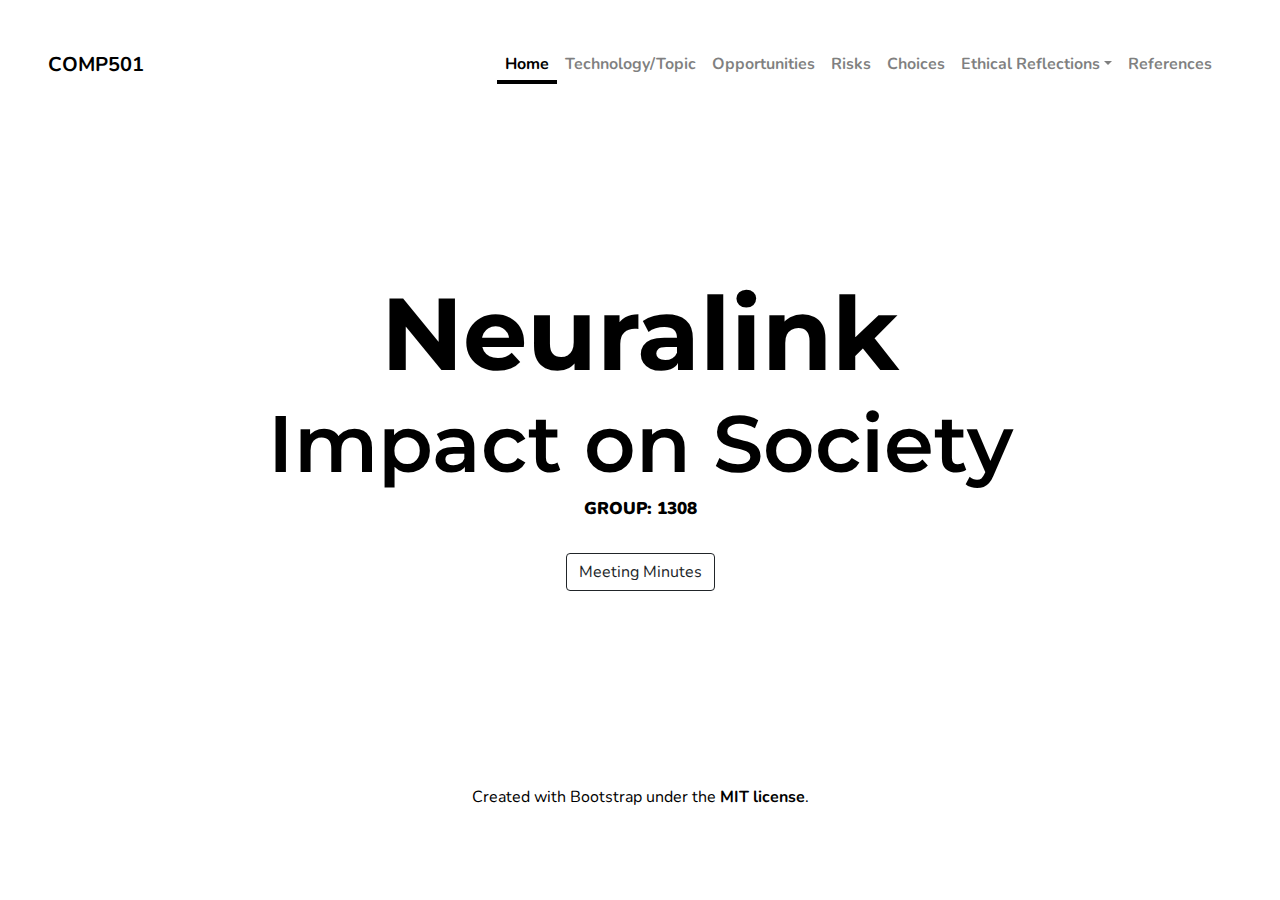
<file: index.html>
<!doctype html>
<html lang="en" class="h-100">
    <head>
        <meta charset="utf-8">
        <meta name="viewport" content="width=device-width, initial-scale=1">
        <meta name="description" content="COMP501 - Assignment Three">
        <meta name="author" content="Jack Darlington">
        <title>Group 1308 &#124; Assignment Three</title>
        <!-- Bootstrap core -->
        <link href="css/bootstrap.min.css" rel="stylesheet">
		<script src="js/bootstrap.bundle.min.js"></script>
        <!-- Custom styles -->
        <link href="css/styles.css" rel="stylesheet">
        <!-- Fonts -->
        <link href="fonts/fonts.css" rel="stylesheet">
		<link href="fonts/icons/bootstrap-icons.css" rel="stylesheet">
    </head>
    <body class="d-flex h-100 text-center text-white front-page">
        <div class="d-flex w-100 h-100 p-5 mx-auto flex-column">
            <header class="mb-auto">
                <div>
                    <h3 class="float-md-start mb-0 center-align navbar-brand"><a href="#">COMP501</a></h3>
                    <nav class="nav navbar-expand-lg nav-masthead justify-content-center float-md-end nav-dark">
						<div class="container-fluid">
							<button class="navbar-toggler" type="button" data-bs-toggle="collapse" data-bs-target="#navbarSupportedContent" aria-controls="navbarSupportedContent" aria-expanded="false" aria-label="Toggle navigation">
      							<i class="bi bi-list"></i>
    						</button>
    						<div class="collapse navbar-collapse" id="navbarSupportedContent">
								<ul class="navbar-nav">
									<li class="nav-item"><a class="nav-link active" aria-current="page" href="#">Home</a></li>
									<li class="nav-item"><a class="nav-link" href="technology/index.html">Technology/Topic</a></li>
									<li class="nav-item"><a class="nav-link" href="opportunities/index.html">Opportunities</a></li>
									<li class="nav-item"><a class="nav-link" href="risks/index.html">Risks</a></li>
									<li class="nav-item"><a class="nav-link" href="choices/index.html">Choices</a></li>
									<li class="nav-item">
										<a class="nav-link dropdown-toggle" href="#" id="navbarDropdown" role="button" data-bs-toggle="dropdown" aria-expanded="false">Ethical Reflections</a>
										<ul class="dropdown-menu" aria-labelledby="navbarDropdown">
											<li><a class="dropdown-item" href="reflections/shaylee/index.html">Shaylee</a></li>
											<li><a class="dropdown-item" href="reflections/jiayin/index.html">Jiayin</a></li>
											<li><a class="dropdown-item" href="reflections/jack/index.html">Jack</a></li>
										</ul>
									</li>
									<li class="nav-item"><a class="nav-link" href="references/index.html">References</a></li>
								</ul>	
							</div>
						</div>		
                    </nav>
                </div>
            </header>

            <main class="px-3">
				<h1>Neuralink</h1>
				<h2>Impact on Society</h2>
                <h4>Group: 1308</h4>
				<br>
				<a href="meetings/index.html" class="btn btn-outline-dark" tabindex="-1" role="button">Meeting Minutes</a>
            </main>
            <footer class="mt-auto center-align">
		      	<p>Created with Bootstrap under the <a href="licenses/bootstrap.html">MIT license</a>.</p>
			</footer>
        </div>
    </body>
</html>
</file>
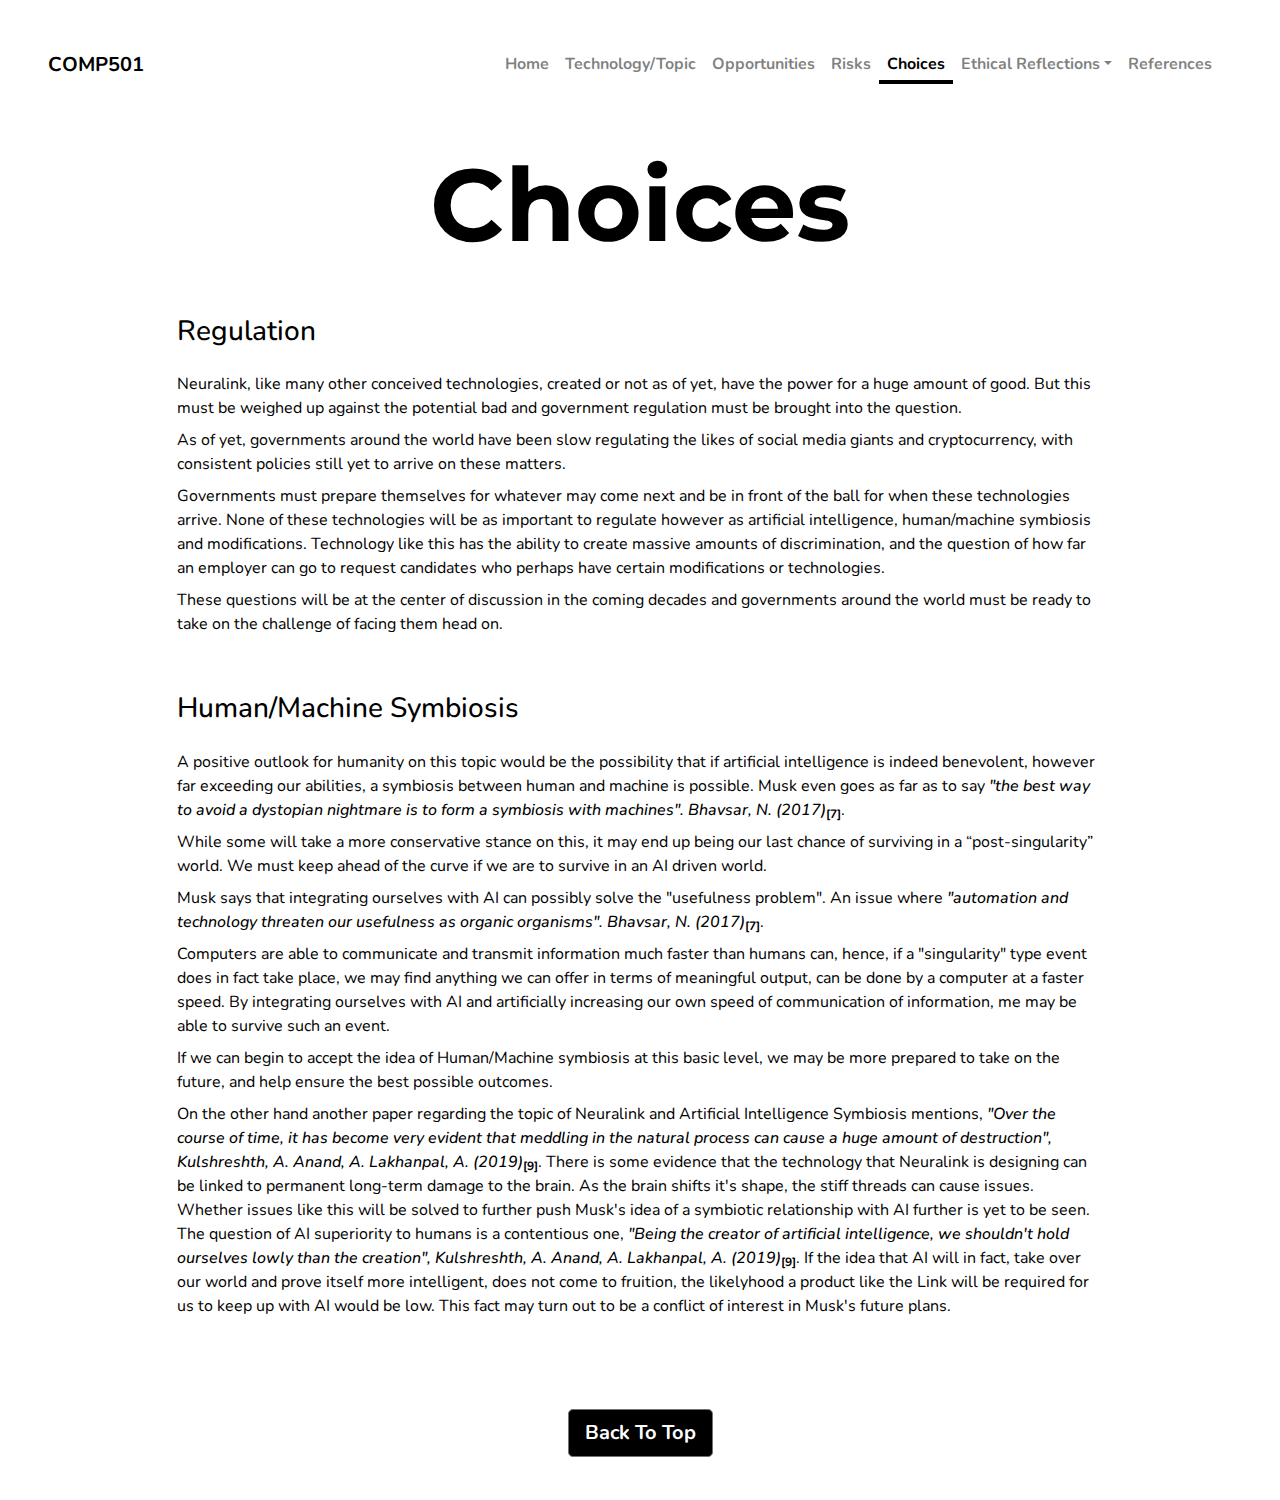
<file: choices/index.html>
<!doctype html>
<html lang="en" class="h-100">
    <head>
        <meta charset="utf-8">
        <meta name="viewport" content="width=device-width, initial-scale=1">
        <meta name="description" content="COMP501 - Assignment Three - Choices">
        <meta name="author" content="Group 1308">
        <title>Group 1308 &#124; Choices</title>
        <!-- Bootstrap core -->
        <link href="../css/bootstrap.min.css" rel="stylesheet">
		<script src="../js/bootstrap.bundle.min.js"></script>
        <!-- Custom styles -->
        <link href="../css/styles.css" rel="stylesheet">
        <!-- Fonts -->
        <link href="../fonts/fonts.css" rel="stylesheet">
		<link href="../fonts/icons/bootstrap-icons.css" rel="stylesheet">
    </head>
    <body id="choices" class="d-flex h-100">
        <div class="d-flex w-100 h-100 p-5 mx-auto flex-column">
            <header class="mb-auto">
                <div>
                    <h3 class="float-md-start mb-0 center-align navbar-brand"><a href="../index.html">COMP501</a></h3>
                    <nav class="nav navbar-expand-lg nav-masthead justify-content-center float-md-end nav-dark">
						<div class="container-fluid">
							<button class="navbar-toggler" type="button" data-bs-toggle="collapse" data-bs-target="#navbarSupportedContent" aria-controls="navbarSupportedContent" aria-expanded="false" aria-label="Toggle navigation">
      							<i class="bi bi-list"></i>
    						</button>
    						<div class="collapse navbar-collapse" id="navbarSupportedContent">
								<ul class="navbar-nav">
									<li class="nav-item"><a class="nav-link" href="../index.html">Home</a></li>
									<li class="nav-item"><a class="nav-link" href="../technology/index.html">Technology/Topic</a></li>
									<li class="nav-item"><a class="nav-link" href="../opportunities/index.html">Opportunities</a></li>
									<li class="nav-item"><a class="nav-link" href="../risks/index.html">Risks</a></li>
									<li class="nav-item"><a class="nav-link active" aria-current="page" href="#">Choices</a></li>
									<li class="nav-item">
										<a class="nav-link dropdown-toggle" href="#" id="navbarDropdown" role="button" data-bs-toggle="dropdown" aria-expanded="false">Ethical Reflections</a>
										<ul class="dropdown-menu" aria-labelledby="navbarDropdown">
											<li><a class="dropdown-item" href="../reflections/shaylee/index.html">Shaylee</a></li>
											<li><a class="dropdown-item" href="../reflections/jiayin/index.html">Jiayin</a></li>
											<li><a class="dropdown-item" href="../reflections/jack/index.html">Jack</a></li>
										</ul>
									</li>
									<li class="nav-item"><a class="nav-link" href="../references/index.html">References</a></li>
								</ul>	
							</div>
						</div>		
                    </nav>
                </div>
            </header>
            <section class="part-section">
                <div class="container">
                    <div class="row">
						<h1 class="mb-5">Choices</h1>
                        <div class="col-xl-12">
                            <!-- Technology -->
                            <div class="row justify-content-center mb-5">
								<div class="col-sm-10">
									<h3 class="mb-4">Regulation</h3>
									<p>Neuralink, like many other conceived technologies, created or  not as of yet, have the power for a huge amount of good. But this must be weighed up against the potential bad and government regulation must be brought into the question.</p>
									<p>As of yet, governments around the world have been slow regulating the likes of social media giants and cryptocurrency, with consistent policies still yet to arrive on these matters.</p>
									<p>Governments must prepare themselves for whatever may come next and be in front of the ball for when these technologies arrive. None of these technologies will be as important to regulate however as artificial intelligence, human/machine symbiosis and modifications. Technology like this has the ability to create massive amounts of discrimination, and the question of how far an employer can go to request candidates who perhaps have certain modifications or technologies.</p>
									<p>These questions will be at the center of discussion in the coming decades and governments around the world must be ready to take on the challenge of facing them head on.</p>
								</div>
							</div>
							<div class="row justify-content-center mb-5">
								<div class="col-sm-10">
									<h3 class="mb-4">Human/Machine Symbiosis</h3>
									<p>A positive outlook for humanity on this topic would be the possibility that if artificial intelligence is indeed benevolent, however far exceeding our abilities, a symbiosis between human and machine is possible. Musk even goes as far as to say <i>"the best way to avoid a dystopian nightmare is to form a symbiosis with machines". Bhavsar, N. (2017)</i><sub><b><a href="../references/index.html#ref7">[7]</a></b></sub>.</p>
									<p>While some will take a more conservative stance on this, it may end up being our last chance of surviving in a “post-singularity” world. We must keep ahead of the curve if we are to survive in an AI driven world.</p>
									<p>Musk says that integrating ourselves with AI can possibly solve the "usefulness problem". An issue where <i>"automation and technology threaten our usefulness as organic organisms". Bhavsar, N. (2017)</i><sub><b><a href="../references/index.html#ref7">[7]</a></b></sub>.</p>
									<p>Computers are able to communicate and transmit information much faster than humans can, hence, if a "singularity" type event does in fact take place, we may find anything we can offer in terms of meaningful output, can be done by a computer at a faster speed. By integrating ourselves with AI and artificially increasing our own speed of communication of information, me may be able to survive such an event.</p>
									<p>If we can begin to accept the idea of Human/Machine symbiosis at this basic level, we may be more prepared to take on the future, and help ensure the best possible outcomes.</p>
									<p>On the other hand another paper regarding the topic of Neuralink and Artificial Intelligence Symbiosis mentions, <i>"Over the course of time, it has become very evident that meddling in the natural process can cause a huge amount of destruction", Kulshreshth, A. Anand, A. Lakhanpal, A. (2019)</i><sub><b><a href="../references/index.html#ref9">[9]</a></b></sub>. There is some evidence that the technology that Neuralink is designing can be linked to permanent long-term damage to the brain. As the brain shifts it's shape, the stiff threads can cause issues. Whether issues like this will be solved to further push Musk's idea of a symbiotic relationship with AI further is yet to be seen. The question of AI superiority to humans is a contentious one, <i>"Being the creator of artificial intelligence, we shouldn't hold ourselves lowly than the creation", Kulshreshth, A. Anand, A. Lakhanpal, A. (2019)</i><sub><b><a href="../references/index.html#ref9">[9]</a></b></sub>. If the idea that AI will in fact, take over our world and prove itself more intelligent, does not come to fruition, the likelyhood a product like the Link will be required for us to keep up with AI would be low. This fact may turn out to be a conflict of interest in Musk's future plans.</p>
								</div>
							</div>
                        </div>
                    </div>
                </div>
            </section>
            <footer class="mt-auto center-align">
                <p class="lead"><a href="#choices" class="btn btn-lg btn-secondary fw-bold bg-black text-white">Back To Top</a></p>
            </footer>
        </div>
    </body>
</html>
</file>
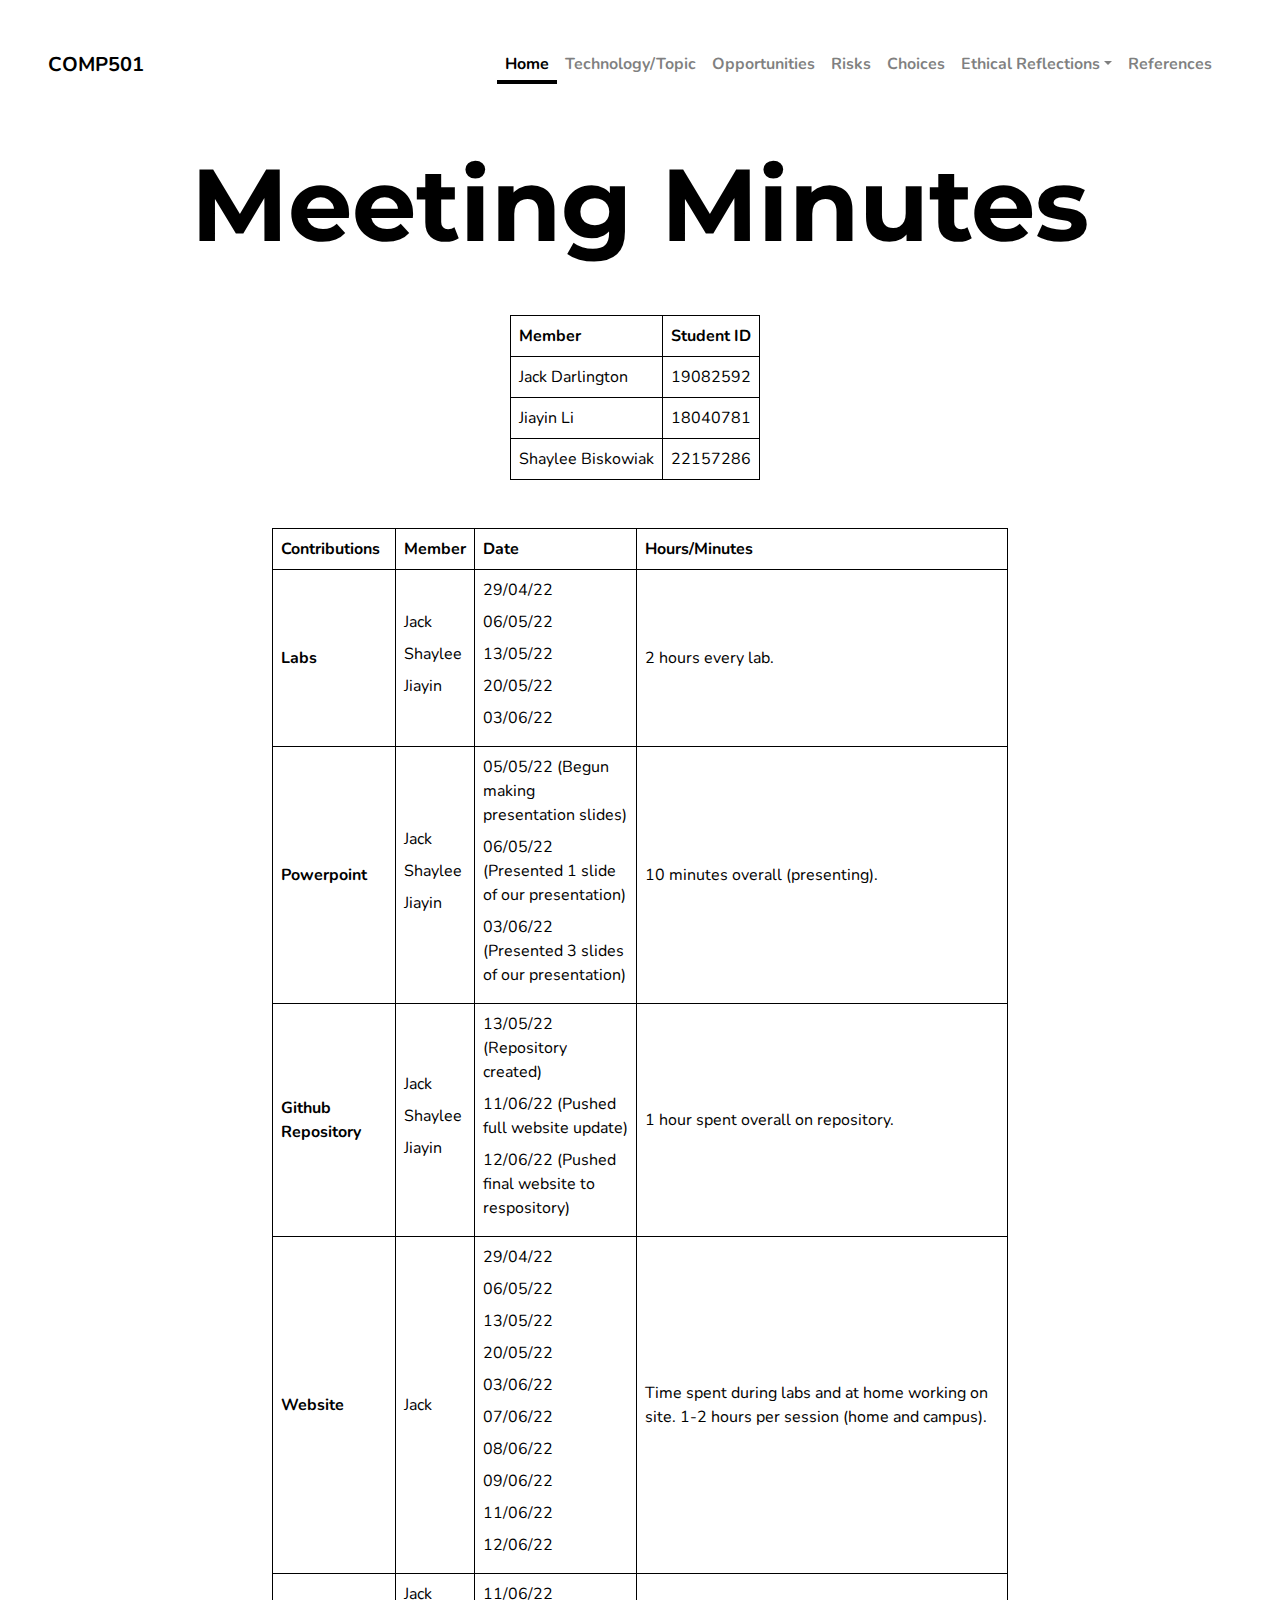
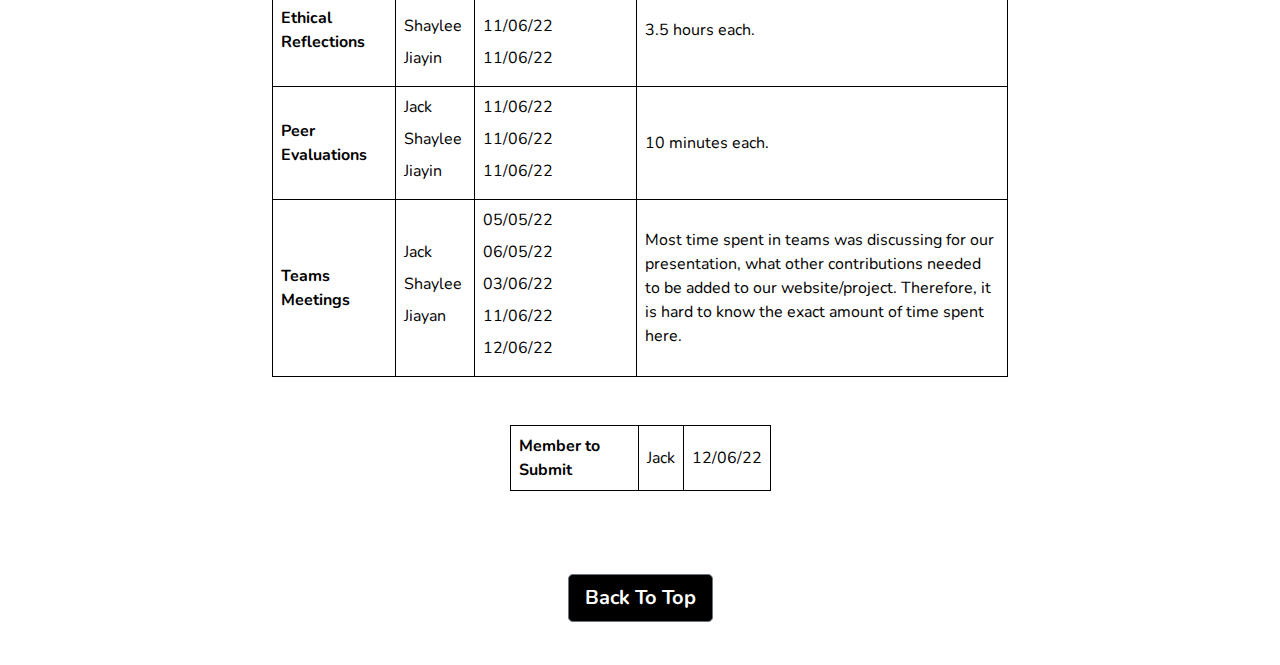
<file: meetings/index.html>
<!doctype html>
<html lang="en" class="h-100">
    <head>
        <meta charset="utf-8">
        <meta name="viewport" content="width=device-width, initial-scale=1">
        <meta name="description" content="COMP501 - Assignment Three - Meeting Minutes">
        <meta name="author" content="Group 1308">
        <title>Group 1308 &#124; Meeting Minutes</title>
        <!-- Bootstrap core -->
        <link href="../css/bootstrap.min.css" rel="stylesheet">
		<script src="../js/bootstrap.bundle.min.js"></script>
        <!-- Custom styles -->
        <link href="../css/styles.css" rel="stylesheet">
        <!-- Fonts -->
        <link href="../fonts/fonts.css" rel="stylesheet">
		<link href="../fonts/icons/bootstrap-icons.css" rel="stylesheet">
    </head>
    <body id="meetings" class="d-flex h-100">
        <div class="d-flex w-100 h-100 p-5 mx-auto flex-column">
            <header class="mb-auto">
                <div>
                    <h3 class="float-md-start mb-0 center-align navbar-brand"><a href="../index.html">COMP501</a></h3>
                    <nav class="nav navbar-expand-lg nav-masthead justify-content-center float-md-end nav-dark">
						<div class="container-fluid">
							<button class="navbar-toggler" type="button" data-bs-toggle="collapse" data-bs-target="#navbarSupportedContent" aria-controls="navbarSupportedContent" aria-expanded="false" aria-label="Toggle navigation">
      							<i class="bi bi-list"></i>
    						</button>
    						<div class="collapse navbar-collapse" id="navbarSupportedContent">
								<ul class="navbar-nav">
									<li class="nav-item"><a class="nav-link active" aria-current="page" href="../index.html">Home</a></li>
									<li class="nav-item"><a class="nav-link" href="../technology/index.html">Technology/Topic</a></li>
									<li class="nav-item"><a class="nav-link" href="../opportunities/index.html">Opportunities</a></li>
									<li class="nav-item"><a class="nav-link" href="../risks/index.html">Risks</a></li>
									<li class="nav-item"><a class="nav-link" href="../choices/index.html">Choices</a></li>
									<li class="nav-item">
										<a class="nav-link dropdown-toggle" href="#" id="navbarDropdown" role="button" data-bs-toggle="dropdown" aria-expanded="false">Ethical Reflections</a>
										<ul class="dropdown-menu" aria-labelledby="navbarDropdown">
											<li><a class="dropdown-item" href="../reflections/shaylee/index.html">Shaylee</a></li>
											<li><a class="dropdown-item" href="../reflections/jiayin/index.html">Jiayin</a></li>
											<li><a class="dropdown-item" href="../reflections/jack/index.html">Jack</a></li>
										</ul>
									</li>
									<li class="nav-item"><a class="nav-link" href="../references/index.html">References</a></li>
								</ul>	
							</div>
						</div>		
                    </nav>
                </div>
            </header>
            <section class="part-section">
                <div class="container">
                    <div class="row">
						<h1 class="mb-5">Meeting Minutes</h1>
                        <div class="col-xl-12">
                            <!-- Technology -->
                            <div class="row justify-content-center mb-5">
								<div class="col-sm-3 justify-content-center">
									<table>
										<tr>
											<th>Member</th>
											<th>Student ID</th>
										</tr>
										<tr>
											<td>Jack Darlington</td>
											<td>19082592</td>
										</tr>
										<tr>
											<td>Jiayin Li</td>
											<td>18040781</td>
										</tr>
										<tr>
											<td>Shaylee Biskowiak</td>
											<td>22157286</td>
										</tr>
									</table>
								</div>
							</div>
							<div class="row justify-content-center mb-5">
								<div class="col-sm-8 justify-content-center">
									<table>
										<tr>
											<th>Contributions</th>
											<th>Member</th>
											<th>Date</th>
											<th>Hours/Minutes</th>
										</tr>
										<tr>
											<th>Labs</th>
											<td><p>Jack</p><p>Shaylee</p><p>Jiayin</p></td>
											<td><p>29/04/22</p><p>06/05/22</p><p>13/05/22</p><p>20/05/22</p><p>03/06/22</p></td>
											<td>2 hours every lab.</td>
										</tr>
										<tr>
											<th>Powerpoint</th>
											<td><p>Jack</p><p>Shaylee</p><p>Jiayin</p></td>
											<td><p>05/05/22 (Begun making presentation slides)</p><p>06/05/22 (Presented 1 slide of our presentation)</p><p>03/06/22 (Presented 3 slides of our presentation)</p></td>
											<td>10 minutes overall (presenting).</td>
										</tr>
										<tr>
											<th>Github Repository</th>
											<td><p>Jack</p><p>Shaylee</p><p>Jiayin</p></td>
											<td><p>13/05/22 (Repository created)</p><p>11/06/22 (Pushed full website update)</p><p>12/06/22 (Pushed final website to respository)</p></td>
											<td>1 hour spent overall on repository.</td>
										</tr>
										<tr>
											<th>Website</th>
											<td>Jack</td>
											<td><p>29/04/22</p><p>06/05/22</p><p>13/05/22</p><p>20/05/22</p><p>03/06/22</p><p>07/06/22</p><p>08/06/22</p><p>09/06/22</p><p>11/06/22</p><p>12/06/22</p></td>
											<td>Time spent during labs and at home working on site. 1-2 hours per session (home and campus).</td>
											
										</tr>
										<tr>
											<th>Ethical Reflections</th>
											<td><p>Jack</p><p>Shaylee</p><p>Jiayin</p></td>
											<td><p>11/06/22</p><p>11/06/22</p><p>11/06/22</p></td>
											<td>3.5 hours each.</td>
										</tr>
										<tr>
											<th>Peer Evaluations</th>
											<td><p>Jack</p><p>Shaylee</p><p>Jiayin</p></td>
											<td><p>11/06/22</p><p>11/06/22</p><p>11/06/22</p></td>
											<td>10 minutes each.</td>
										</tr>
										<tr>
											<th>Teams Meetings</th>
											<td><p>Jack</p><p>Shaylee</p><p>Jiayan</p></td>
											<td><p>05/05/22</p><p>06/05/22</p><p>03/06/22</p><p>11/06/22</p><p>12/06/22</p></td>
											<td>Most time spent in teams was discussing for our presentation, what other contributions needed to be added to our website/project. Therefore, it is hard to know the exact amount of time spent here.</td>
										</tr>
									</table>
								</div>
							</div>
							<div class="row justify-content-center mb-5">
								<div class="col-sm-3 justify-content-center">
									<table>
										<tr>
											<th>Member to Submit</th>
											<td>Jack</td>
											<td>12/06/22</td>
										</tr>
									</table>
								</div>
							</div>
                        </div>
                    </div>
                </div>
            </section>
            <footer class="mt-auto center-align">
                <p class="lead"><a href="#meetings" class="btn btn-lg btn-secondary fw-bold bg-black text-white">Back To Top</a></p>
            </footer>
        </div>
    </body>
</html>
</file>
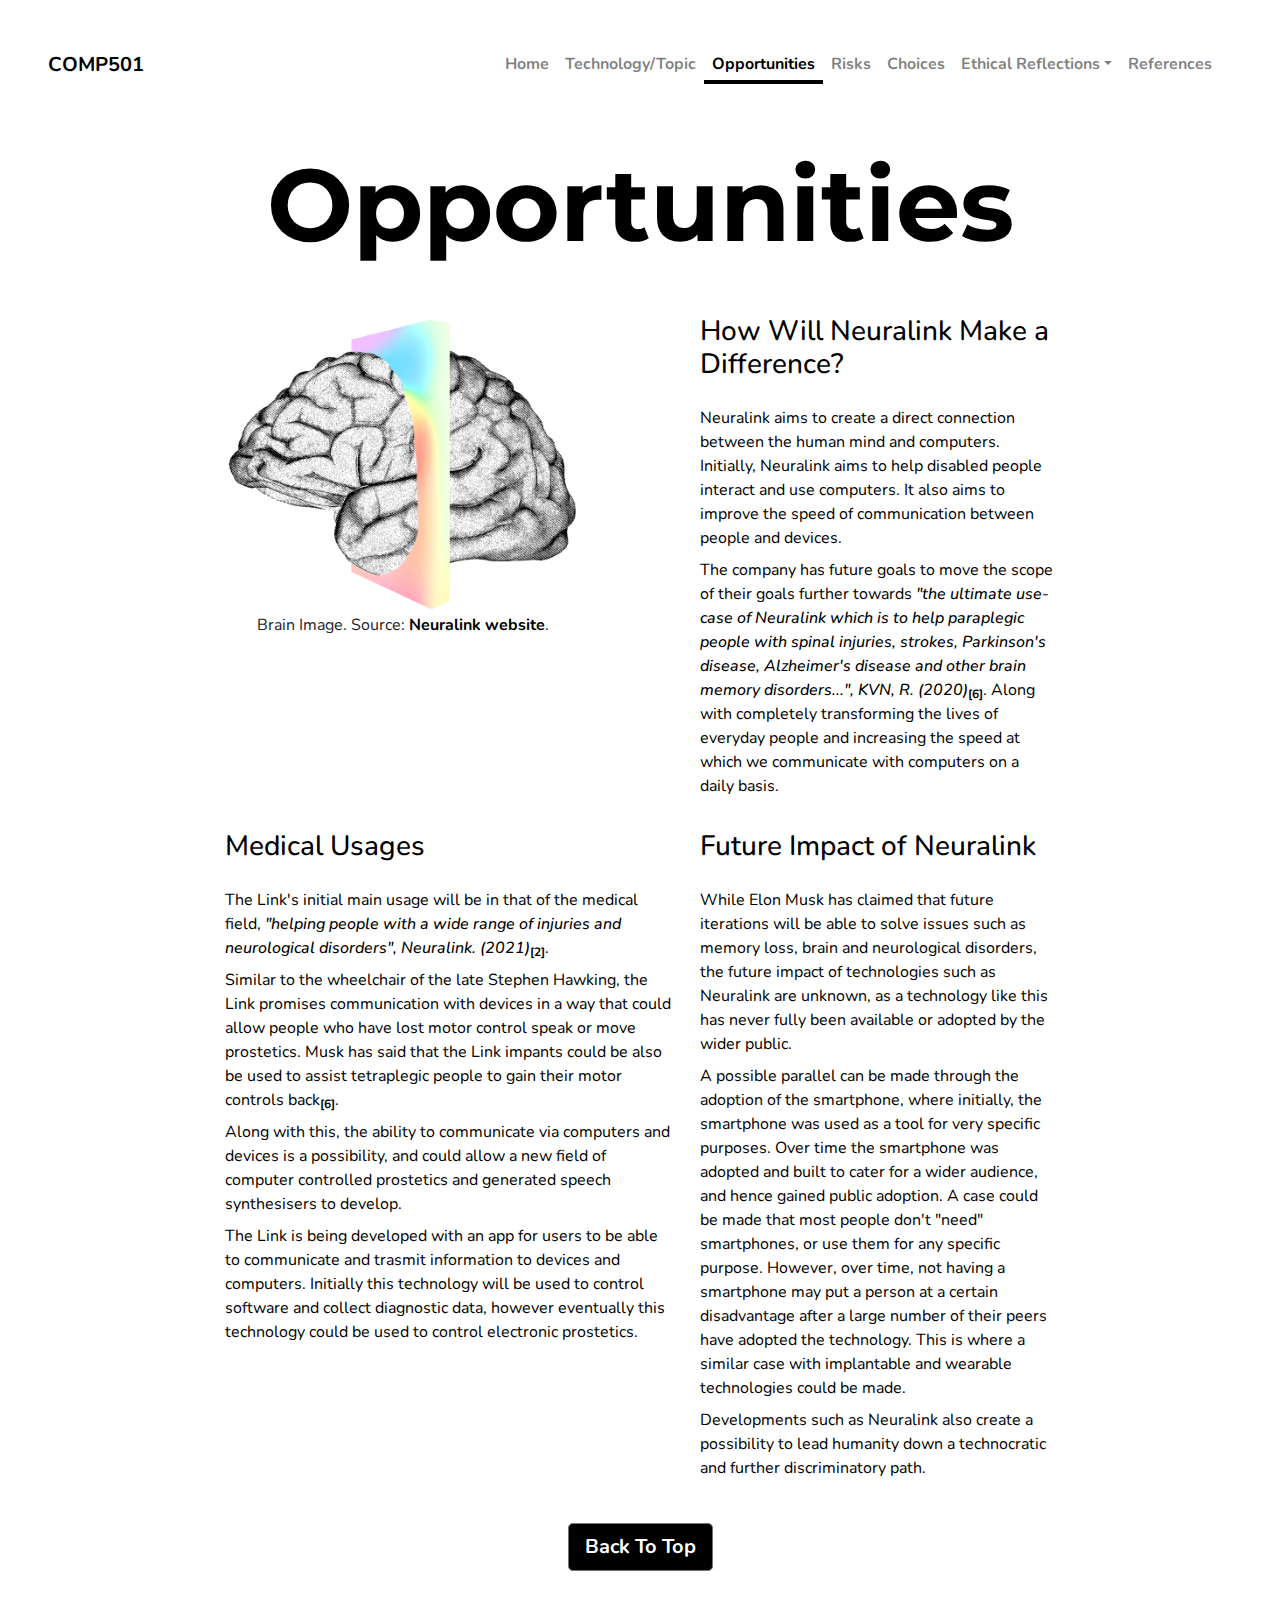
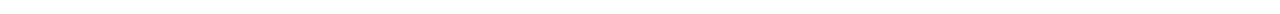
<file: opportunities/index.html>
<!doctype html>
<html lang="en" class="h-100">
    <head>
        <meta charset="utf-8">
        <meta name="viewport" content="width=device-width, initial-scale=1">
        <meta name="description" content="COMP501 - Assignment Three - Opportunities">
        <meta name="author" content="Group 1308">
        <title>Group 1308 &#124; Opportunities</title>
        <!-- Bootstrap core -->
        <link href="../css/bootstrap.min.css" rel="stylesheet">
		<script src="../js/bootstrap.bundle.min.js"></script>
        <!-- Custom styles -->
        <link href="../css/styles.css" rel="stylesheet">
        <!-- Fonts -->
        <link href="../fonts/fonts.css" rel="stylesheet">
		<link href="../fonts/icons/bootstrap-icons.css" rel="stylesheet">
    </head>
    <body id="opportunities" class="d-flex h-100">
        <div class="d-flex w-100 h-100 p-5 mx-auto flex-column">
            <header class="mb-auto">
                <div>
                    <h3 class="float-md-start mb-0 center-align navbar-brand"><a href="../index.html">COMP501</a></h3>
                    <nav class="nav navbar-expand-lg nav-masthead justify-content-center float-md-end nav-dark">
						<div class="container-fluid">
							<button class="navbar-toggler" type="button" data-bs-toggle="collapse" data-bs-target="#navbarSupportedContent" aria-controls="navbarSupportedContent" aria-expanded="false" aria-label="Toggle navigation">
      							<i class="bi bi-list"></i>
    						</button>
    						<div class="collapse navbar-collapse" id="navbarSupportedContent">
								<ul class="navbar-nav">
									<li class="nav-item"><a class="nav-link" href="../index.html">Home</a></li>
									<li class="nav-item"><a class="nav-link" href="../technology/index.html">Technology/Topic</a></li>
									<li class="nav-item"><a class="nav-link active" aria-current="page" href="#">Opportunities</a></li>
									<li class="nav-item"><a class="nav-link" href="../risks/index.html">Risks</a></li>
									<li class="nav-item"><a class="nav-link" href="../choices/index.html">Choices</a></li>
									<li class="nav-item">
										<a class="nav-link dropdown-toggle" href="#" id="navbarDropdown" role="button" data-bs-toggle="dropdown" aria-expanded="false">Ethical Reflections</a>
										<ul class="dropdown-menu" aria-labelledby="navbarDropdown">
											<li><a class="dropdown-item" href="../reflections/shaylee/index.html">Shaylee</a></li>
											<li><a class="dropdown-item" href="../reflections/jiayin/index.html">Jiayin</a></li>
											<li><a class="dropdown-item" href="../reflections/jack/index.html">Jack</a></li>
										</ul>
									</li>
									<li class="nav-item"><a class="nav-link" href="../references/index.html">References</a></li>
								</ul>	
							</div>
						</div>		
                    </nav>
                </div>
            </header>
            <section class="part-section">
                <div class="container">
                    <div class="row">
						<h1 class="mb-5">Opportunities</h1>
                        <div class="col-xl-12">
                            <!-- Technology -->
                            <div class="row justify-content-center">
								<div class="col-sm-4">
									<figure>
										<img class="img-fluid" src="../img/brain.png" alt="brain-hero">
										<figcaption class="black-link text-center">Brain Image. Source: <a href="https://www.neuralink.com">Neuralink website</a>.</figcaption>
									</figure>
								</div>
								<div class="col-sm-1"></div>
								<div class="col-sm-4">
									<h3 class="mb-4">How Will Neuralink Make a Difference?</h3>
									<p>Neuralink aims to create a direct connection between the human mind and computers. Initially, Neuralink aims to help disabled people interact and use computers. It also aims to improve the speed of communication between people and devices.</p>
									<p>The company has future goals to move the scope of their goals further towards <i>"the ultimate use-case of Neuralink which is to help paraplegic people with spinal injuries, strokes, Parkinson's disease, Alzheimer's disease and other brain memory disorders...", KVN, R. (2020)</i><sub><b><a href="../references/index.html#ref6">[6]</a></b></sub>. Along with completely transforming the lives of everyday people and increasing the speed at which we communicate with computers on a daily basis.</p>
								</div>
							</div>
							<br>
							<div class="row justify-content-center">
								<div class="col-sm-5">
									<h3 class="mb-4">Medical Usages</h3>
									<p>The Link's initial main usage will be in that of the medical field, <i>"helping people with a wide range of injuries and neurological disorders", Neuralink. (2021)</i><sub><b><a href="../references/index.html#ref2">[2]</a></b></sub>.</p>
									<p>Similar to the wheelchair of the late Stephen Hawking, the Link promises communication with devices in a way that could allow people who have lost motor control speak or move prostetics. Musk has said that the Link impants could be also be used to assist tetraplegic people to gain their motor controls back<sub><b><a href="../references/index.html#ref6">[6]</a></b></sub>.</p>
									<p>Along with this, the ability to communicate via computers and devices is a possibility, and could allow a new field of computer controlled prostetics and generated speech synthesisers to develop.</p>
									<p>The Link is being developed with an app for users to be able to communicate and trasmit information to devices and computers. Initially this technology will be used to control software and collect diagnostic data, however eventually this technology could be used to control electronic prostetics.</p>
								</div>
								<div class="col-sm-4">
									<h3 class="mb-4">Future Impact of Neuralink</h3>
									<p>While Elon Musk has claimed that future iterations will be able to solve issues such as memory loss, brain and neurological disorders, the future impact of technologies such as Neuralink are unknown, as a technology like this has never fully been available or adopted by the wider public.</p>
									<p>A possible parallel can be made through the adoption of the smartphone, where initially, the smartphone was used as a tool for very specific purposes. Over time the smartphone was adopted and built to cater for a wider audience, and hence gained public adoption. A case could be made that most people don't "need" smartphones, or use them for any specific purpose. However, over time, not having a smartphone may put a person at a certain disadvantage after a large number of their peers have adopted the technology. This is where a similar case with implantable and wearable technologies could be made.</p>
									<p>Developments such as Neuralink also create a possibility to lead humanity down a technocratic and further discriminatory path.</p>
								</div>
							</div>	
                        </div>
                    </div>
                </div>
            </section>
            <footer class="mt-auto center-align">
               		<p class="lead"><a href="#opportunities" class="btn btn-lg btn-secondary fw-bold bg-black text-white">Back To Top</a></p>
            </footer>
        </div>
    </body>
</html>
</file>
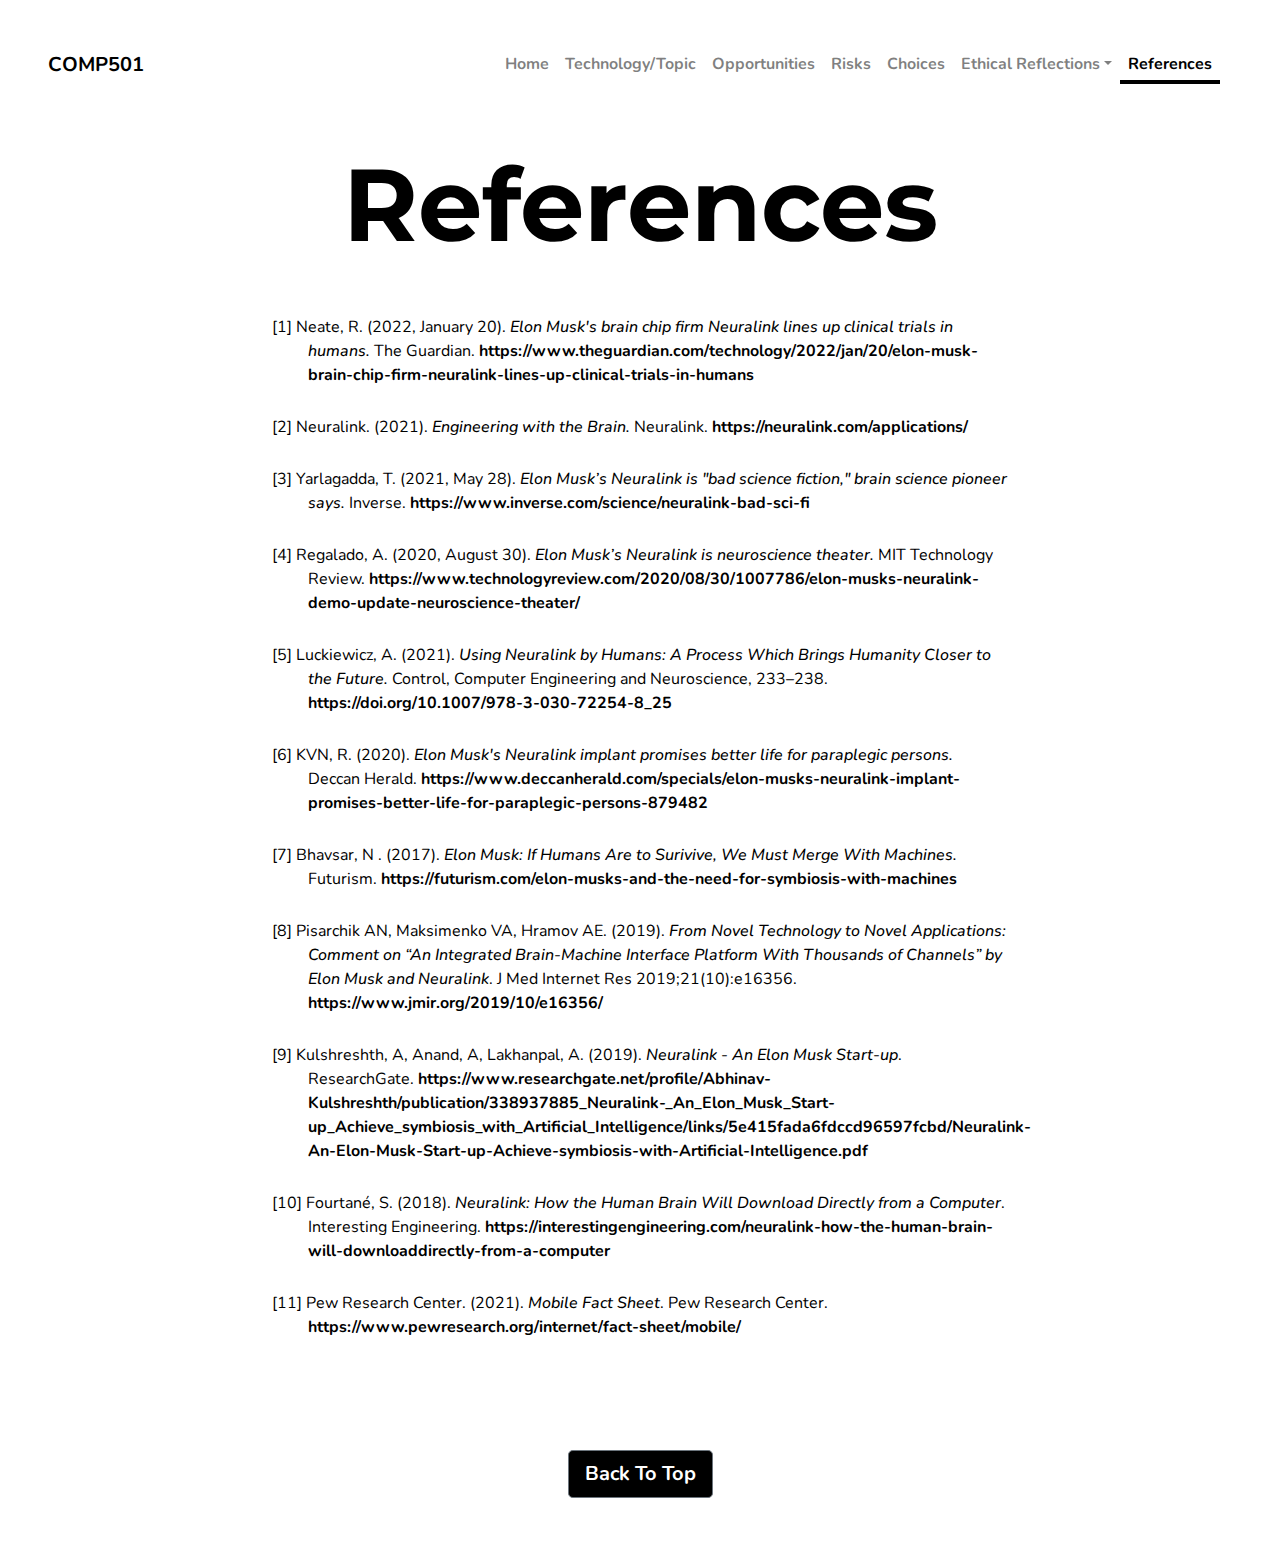
<file: references/index.html>
<!doctype html>
<html lang="en" class="h-100">
    <head>
        <meta charset="utf-8">
        <meta name="viewport" content="width=device-width, initial-scale=1">
        <meta name="description" content="COMP501 - Assignment Three - References">
        <meta name="author" content="Group 1308">
        <title>Group 1308 &#124; References</title>
        <!-- Bootstrap core -->
        <link href="../css/bootstrap.min.css" rel="stylesheet">
		<script src="../js/bootstrap.bundle.min.js"></script>
        <!-- Custom styles -->
        <link href="../css/styles.css" rel="stylesheet">
        <!-- Fonts -->
        <link href="../fonts/fonts.css" rel="stylesheet">
		<link href="../fonts/icons/bootstrap-icons.css" rel="stylesheet">
    </head>
    <body id="references" class="d-flex h-100">
        <div class="d-flex w-100 h-100 p-5 mx-auto flex-column">
            <header class="mb-auto">
                <div>
                    <h3 class="float-md-start mb-0 center-align navbar-brand"><a href="../index.html">COMP501</a></h3>
                    <nav class="nav navbar-expand-lg nav-masthead justify-content-center float-md-end nav-dark">
						<div class="container-fluid">
							<button class="navbar-toggler" type="button" data-bs-toggle="collapse" data-bs-target="#navbarSupportedContent" aria-controls="navbarSupportedContent" aria-expanded="false" aria-label="Toggle navigation">
      							<i class="bi bi-list"></i>
    						</button>
    						<div class="collapse navbar-collapse" id="navbarSupportedContent">
								<ul class="navbar-nav">
									<li class="nav-item"><a class="nav-link" href="../index.html">Home</a></li>
									<li class="nav-item"><a class="nav-link" href="../technology/index.html">Technology/Topic</a></li>
									<li class="nav-item"><a class="nav-link" href="../opportunities/index.html">Opportunities</a></li>
									<li class="nav-item"><a class="nav-link" href="../risks/index.html">Risks</a></li>
									<li class="nav-item"><a class="nav-link" href="../choices/index.html">Choices</a></li>
									<li class="nav-item">
										<a class="nav-link dropdown-toggle" href="#" id="navbarDropdown" role="button" data-bs-toggle="dropdown" aria-expanded="false">Ethical Reflections</a>
										<ul class="dropdown-menu" aria-labelledby="navbarDropdown">
											<li><a class="dropdown-item" href="../reflections/shaylee/index.html">Shaylee</a></li>
											<li><a class="dropdown-item" href="../reflections/jiayin/index.html">Jiayin</a></li>
											<li><a class="dropdown-item" href="../reflections/jack/index.html">Jack</a></li>
										</ul>
									</li>
									<li class="nav-item"><a class="nav-link active" aria-current="page" href="#">References</a></li>
								</ul>	
							</div>
						</div>		
                    </nav>
                </div>
            </header>
            <section class="part-section">
                <div class="container">
                    <div class="row">
						<h1 class="mb-5">References</h1>
                        <div class="col-xl-12">
                            <!-- Technology -->
                            <div class="row justify-content-center mb-5">
								<div class="col-sm-8">
									<div class="apa">
										<p id="ref1">[1] Neate, R. (2022, January 20). <i>Elon Musk's brain chip firm Neuralink lines up clinical trials in humans.</i> The Guardian. <a href="https://www.theguardian.com/technology/2022/jan/20/elon-musk-brain-chip-firm-neuralink-lines-up-clinical-trials-in-humans">https://www.theguardian.com/technology/2022/jan/20/elon-musk-brain-chip-firm-neuralink-lines-up-clinical-trials-in-humans</a></p>
										
										<p id="ref2">[2] Neuralink. (2021). <i>Engineering with the Brain.</i> Neuralink. <a href="https://neuralink.com/applications/">https://neuralink.com/applications/</a></p>
										
										<p id="ref3">[3] Yarlagadda, T. (2021, May 28). <i>Elon Musk’s Neuralink is "bad science fiction," brain science pioneer says.</i> Inverse. <a href="https://www.inverse.com/science/neuralink-bad-sci-fi">https://www.inverse.com/science/neuralink-bad-sci-fi</a></p>
										
										<p id="ref4">[4] Regalado, A. (2020, August 30). <i>Elon Musk’s Neuralink is neuroscience theater.</i> MIT Technology Review. <a href="https://www.technologyreview.com/2020/08/30/1007786/elon-musks-neuralink-demo-update-neuroscience-theater/">https://www.technologyreview.com/2020/08/30/1007786/elon-musks-neuralink-demo-update-neuroscience-theater/</a></p>
										
										<p id="ref5">[5] Luckiewicz, A. (2021). <i>Using Neuralink by Humans: A Process Which Brings Humanity Closer to the Future.</i> Control, Computer Engineering and Neuroscience, 233–238. <a href="https://doi.org/10.1007/978-3-030-72254-8_25">https://doi.org/10.1007/978-3-030-72254-8_25</a></p>
										
										<p id="ref6">[6] KVN, R. (2020). <i>Elon Musk's Neuralink implant promises better life for paraplegic persons.</i> Deccan Herald. <a href="https://www.deccanherald.com/specials/elon-musks-neuralink-implant-promises-better-life-for-paraplegic-persons-879482.html">https://www.deccanherald.com/specials/elon-musks-neuralink-implant-promises-better-life-for-paraplegic-persons-879482</a></p>
										
										<p id="ref7">[7] Bhavsar, N . (2017). <i>Elon Musk: If Humans Are to Surivive, We Must Merge With Machines.</i> Futurism. <a href="https://futurism.com/elon-musks-and-the-need-for-symbiosis-with-machines">https://futurism.com/elon-musks-and-the-need-for-symbiosis-with-machines</a></p>
										
										<p id="ref8">[8] Pisarchik AN, Maksimenko VA, Hramov AE. (2019). <i>From Novel Technology to Novel Applications: Comment on “An Integrated Brain-Machine Interface Platform With Thousands of Channels” by Elon Musk and Neuralink</i>. J Med Internet Res 2019;21(10):e16356. <a href="https://www.jmir.org/2019/10/e16356/">https://www.jmir.org/2019/10/e16356/</a></p>
										
										<p id="ref9">[9] Kulshreshth, A, Anand, A, Lakhanpal, A. (2019). <i>Neuralink - An Elon Musk Start-up</i>. ResearchGate. <a href="https://www.researchgate.net/profile/Abhinav-Kulshreshth/publication/338937885_Neuralink-_An_Elon_Musk_Start-up_Achieve_symbiosis_with_Artificial_Intelligence/links/5e415fada6fdccd96597fcbd/Neuralink-An-Elon-Musk-Start-up-Achieve-symbiosis-with-Artificial-Intelligence.pdf">https://www.researchgate.net/profile/Abhinav-Kulshreshth/publication/338937885_Neuralink-_An_Elon_Musk_Start-up_Achieve_symbiosis_with_Artificial_Intelligence/links/5e415fada6fdccd96597fcbd/Neuralink-An-Elon-Musk-Start-up-Achieve-symbiosis-with-Artificial-Intelligence.pdf</a></p>
										
										<p id="ref10">[10] Fourtané, S. (2018). <i>Neuralink: How the Human Brain Will Download Directly from a Computer</i>. Interesting Engineering. <a href="https://interestingengineering.com/neuralink-how-the-human-brain-will-downloaddirectly-from-a-computer">https://interestingengineering.com/neuralink-how-the-human-brain-will-downloaddirectly-from-a-computer</a></p>
										
										<p id="ref11">[11] Pew Research Center. (2021). <i>Mobile Fact Sheet</i>. Pew Research Center. <a href="https://www.pewresearch.org/internet/fact-sheet/mobile/">https://www.pewresearch.org/internet/fact-sheet/mobile/</a></p>

									</div>
								</div>
							</div>
                        </div>
                    </div>
                </div>
            </section>
            <footer class="mt-auto center-align">
                <p class="lead"><a href="#references" class="btn btn-lg btn-secondary fw-bold bg-black text-white">Back To Top</a></p>
            </footer>
        </div>
    </body>
</html>
</file>
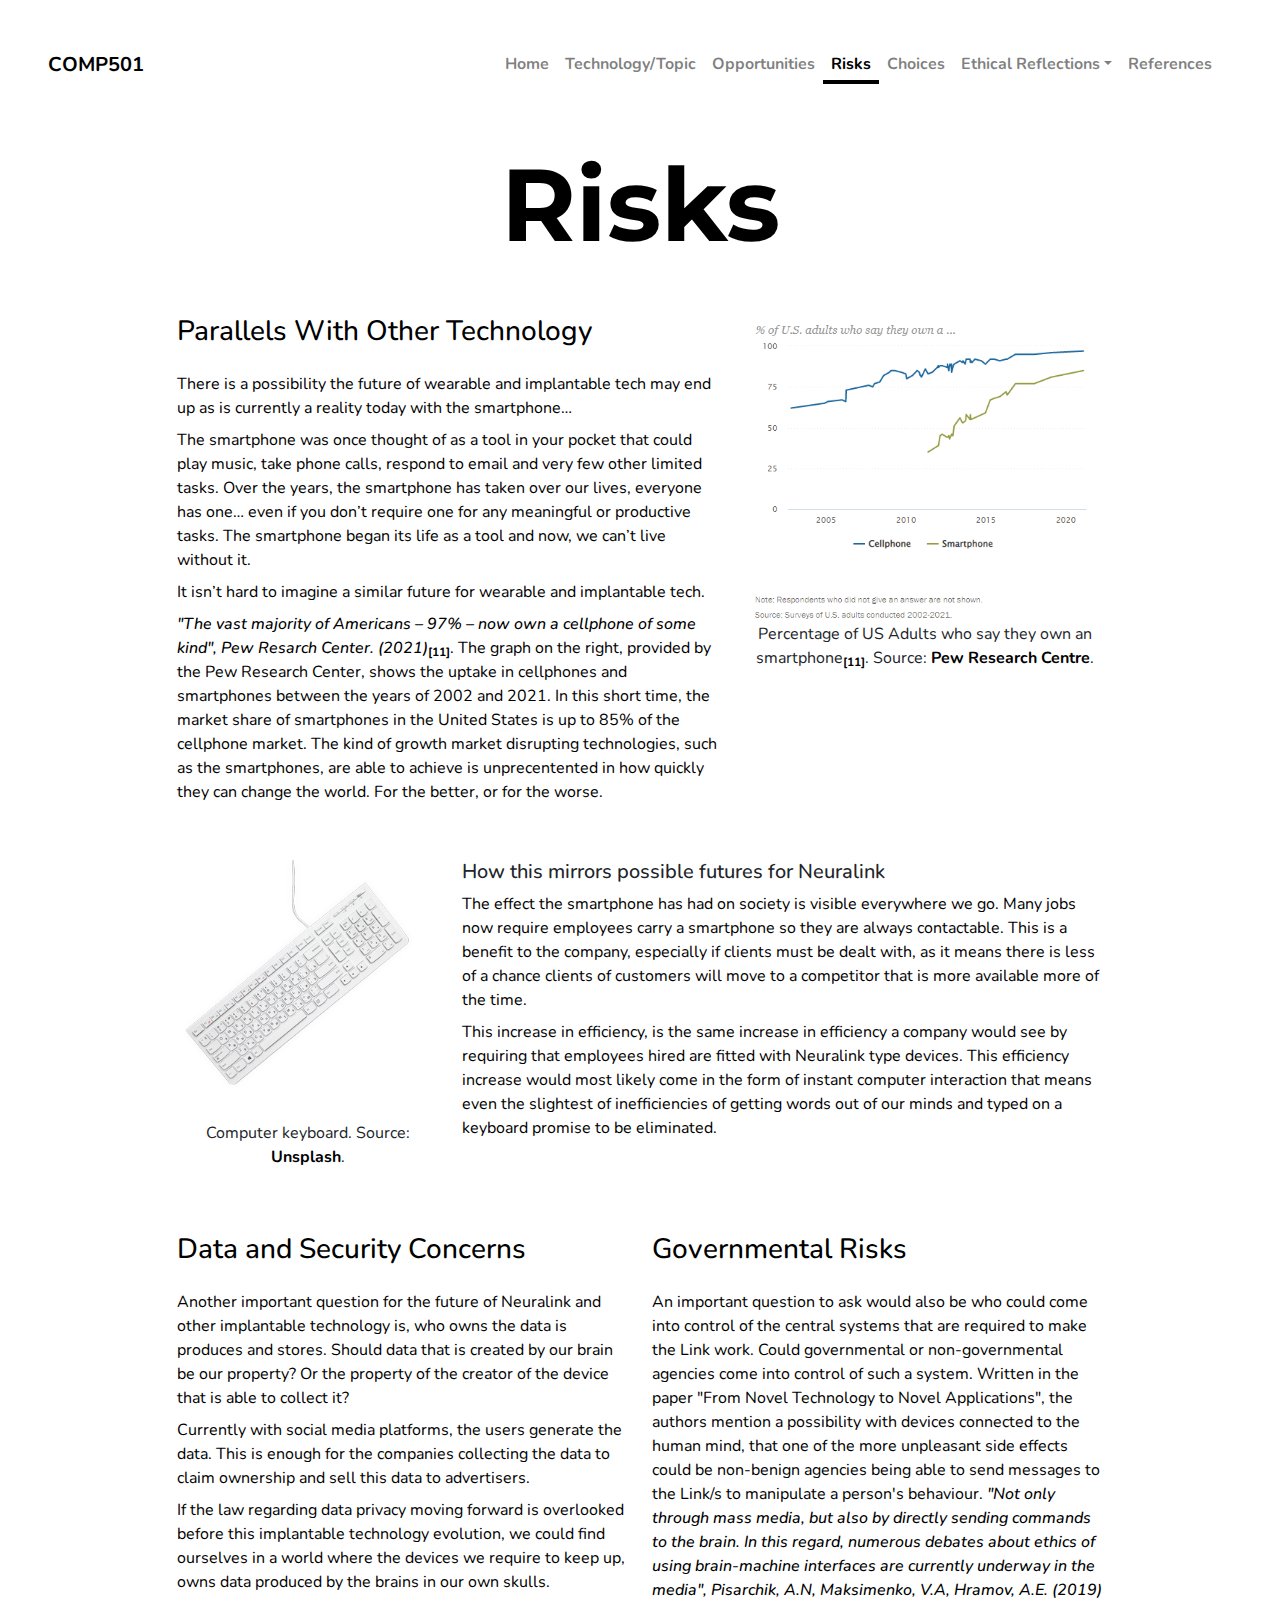
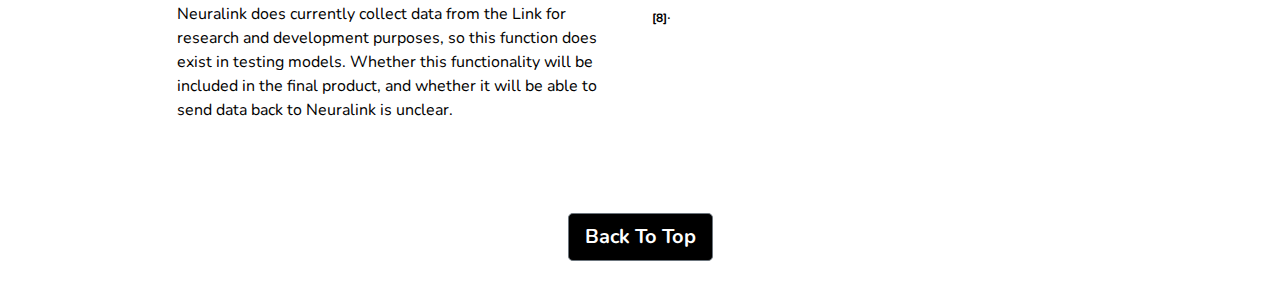
<file: risks/index.html>
<!doctype html>
<html lang="en" class="h-100">
    <head>
        <meta charset="utf-8">
        <meta name="viewport" content="width=device-width, initial-scale=1">
        <meta name="description" content="COMP501 - Assignment Three - Risks">
        <meta name="author" content="Group 1308">
        <title>Group 1308 &#124; Risks</title>
        <!-- Bootstrap core -->
        <link href="../css/bootstrap.min.css" rel="stylesheet">
		<script src="../js/bootstrap.bundle.min.js"></script>
        <!-- Custom styles -->
        <link href="../css/styles.css" rel="stylesheet">
        <!-- Fonts -->
        <link href="../fonts/fonts.css" rel="stylesheet">
		<link href="../fonts/icons/bootstrap-icons.css" rel="stylesheet">
    </head>
    <body id="risks" class="d-flex h-100">
        <div class="d-flex w-100 h-100 p-5 mx-auto flex-column">
            <header class="mb-auto">
                <div>
                    <h3 class="float-md-start mb-0 center-align navbar-brand"><a href="../index.html">COMP501</a></h3>
                    <nav class="nav navbar-expand-lg nav-masthead justify-content-center float-md-end nav-dark">
						<div class="container-fluid">
							<button class="navbar-toggler" type="button" data-bs-toggle="collapse" data-bs-target="#navbarSupportedContent" aria-controls="navbarSupportedContent" aria-expanded="false" aria-label="Toggle navigation">
      							<i class="bi bi-list"></i>
    						</button>
    						<div class="collapse navbar-collapse" id="navbarSupportedContent">
								<ul class="navbar-nav">
									<li class="nav-item"><a class="nav-link" href="../index.html">Home</a></li>
									<li class="nav-item"><a class="nav-link" href="../technology/index.html">Technology/Topic</a></li>
									<li class="nav-item"><a class="nav-link" href="../opportunities/index.html">Opportunities</a></li>
									<li class="nav-item"><a class="nav-link active" aria-current="page" href="#">Risks</a></li>
									<li class="nav-item"><a class="nav-link" href="../choices/index.html">Choices</a></li>
									<li class="nav-item">
										<a class="nav-link dropdown-toggle" href="#" id="navbarDropdown" role="button" data-bs-toggle="dropdown" aria-expanded="false">Ethical Reflections</a>
										<ul class="dropdown-menu" aria-labelledby="navbarDropdown">
											<li><a class="dropdown-item" href="../reflections/shaylee/index.html">Shaylee</a></li>
											<li><a class="dropdown-item" href="../reflections/jiayin/index.html">Jiayin</a></li>
											<li><a class="dropdown-item" href="../reflections/jack/index.html">Jack</a></li>
										</ul>
									</li>
									<li class="nav-item"><a class="nav-link" href="../references/index.html">References</a></li>
								</ul>	
							</div>
						</div>		
                    </nav>
                </div>
            </header>
            <section class="part-section">
                <div class="container">
                    <div class="row">
						<h1 class="mb-5">Risks</h1>
                        <div class="col-xl-12">
                            <!-- Technology -->
                            <div class="row justify-content-center mb-5">
								<div class="col-sm-6">
									<h3 class="mb-4">Parallels With Other Technology</h3>
									<p>There is a possibility the future of wearable and implantable tech may end up as is currently a reality today with the smartphone…</p>
									<p>The smartphone was once thought of as a tool in your pocket that could play music, take phone calls, respond to email and very few other limited tasks. Over the years, the smartphone has taken over our lives, everyone has one… even if you don’t require one for any meaningful or productive tasks. The smartphone began its life as a tool and now, we can’t live without it.</p>
									<p>It isn’t hard to imagine a similar future for wearable and implantable tech.</p>
									<p><i>"The vast majority of Americans – 97% – now own a cellphone of some kind", Pew Resarch Center. (2021)</i><sub><b><a href="../references/index.html#ref10">[11]</a></b></sub>. The graph on the right, provided by the Pew Research Center, shows the uptake in cellphones and smartphones between the years of 2002 and 2021. In this short time, the market share of smartphones in the United States is up to 85% of the cellphone market. The kind of growth market disrupting technologies, such as the smartphones, are able to achieve is unprecentented in how quickly they can change the world. For the better, or for the worse.</p>
								</div>
								<div class="col-sm-4">
									<figure>
										<img class="img-fluid" src="../img/graph.png" alt="us-smartphone-adoption">
										<figcaption class="black-link text-center">Percentage of US Adults who say they own an smartphone<sub><b><a href="../references/index.html#ref10">[11]</a></b></sub>. Source: <a href="https://www.pewresearch.org/internet/fact-sheet/mobile/">Pew Research Centre</a>.</figcaption>
									</figure>
								</div>
							</div>
							<div class="row justify-content-center mb-5">
								<div class="col-sm-3">
									<figure>
										<img class="img-fluid" src="../img/keybrd.png" alt="keyboard-img">
										<figcaption class="black-link text-center">Computer keyboard. Source: <a href="https://www.unsplash.com">Unsplash</a>.</figcaption>
									</figure>
								</div>
								<div class="col-sm-7">
									<h5>How this mirrors possible futures for Neuralink</h5>
									<p>The effect the smartphone has had on society is visible everywhere we go. Many jobs now require employees carry a smartphone so they are always contactable. This is a benefit to the company, especially if clients must be dealt with, as it means there is less of a chance clients of customers will move to a competitor that is more available more of the time.</p>
									<p>This increase in efficiency, is the same increase in efficiency a company would see by requiring that employees hired are fitted with Neuralink type devices. This efficiency increase would most likely come in the form of instant computer interaction that means even the slightest of inefficiencies of getting words out of our minds and typed on a keyboard promise to be eliminated.</p>
								</div>
							</div>
							<div class="row justify-content-center mb-5">
								<div class="col-sm-5">
									<h3 class="mb-4">Data and Security Concerns</h3>
									<p>Another important question for the future of Neuralink and other implantable technology is, who owns the data is produces and stores. Should data that is created by our brain be our property? Or the property of the creator of the device that is able to collect it?</p>
									<p>Currently with social media platforms, the users generate the data. This is enough for the companies collecting the data to claim ownership and sell this data to advertisers.</p>
									<p>If the law regarding data privacy moving forward is overlooked before this implantable technology evolution, we could find ourselves in a world where the devices we require to keep up, owns data produced by the brains in our own skulls.</p>
									<p>Neuralink does currently collect data from the Link for research and development purposes, so this function does exist in testing models. Whether this functionality will be included in the final product, and whether it will be able to send data back to Neuralink is unclear.</p>
								</div>
								<div class="col-sm-5">
									<h3 class="mb-4">Governmental Risks</h3>
									<p>An important question to ask would also be who could come into control of the central systems that are required to make the Link work. Could governmental or non-governmental agencies come into control of such a system. Written in the paper "From Novel Technology to Novel Applications", the authors mention a possibility with devices connected to the human mind, that one of the more unpleasant side effects could be non-benign agencies being able to send messages to the Link/s to manipulate a person's behaviour. <i>"Not only through mass media, but also by directly sending commands to the brain. In this regard, numerous debates about ethics of using brain-machine interfaces are currently underway in the media", Pisarchik, A.N, Maksimenko, V.A, Hramov, A.E. (2019)</i><sub><b><a href="../references/index.html#ref8">[8]</a></b></sub>.</p>
								</div>
							</div>
                        </div>
                    </div>
                </div>
            </section>
            <footer class="mt-auto center-align">
                <p class="lead"><a href="#risks" class="btn btn-lg btn-secondary fw-bold bg-black text-white">Back To Top</a></p>
            </footer>
        </div>
    </body>
</html>
</file>
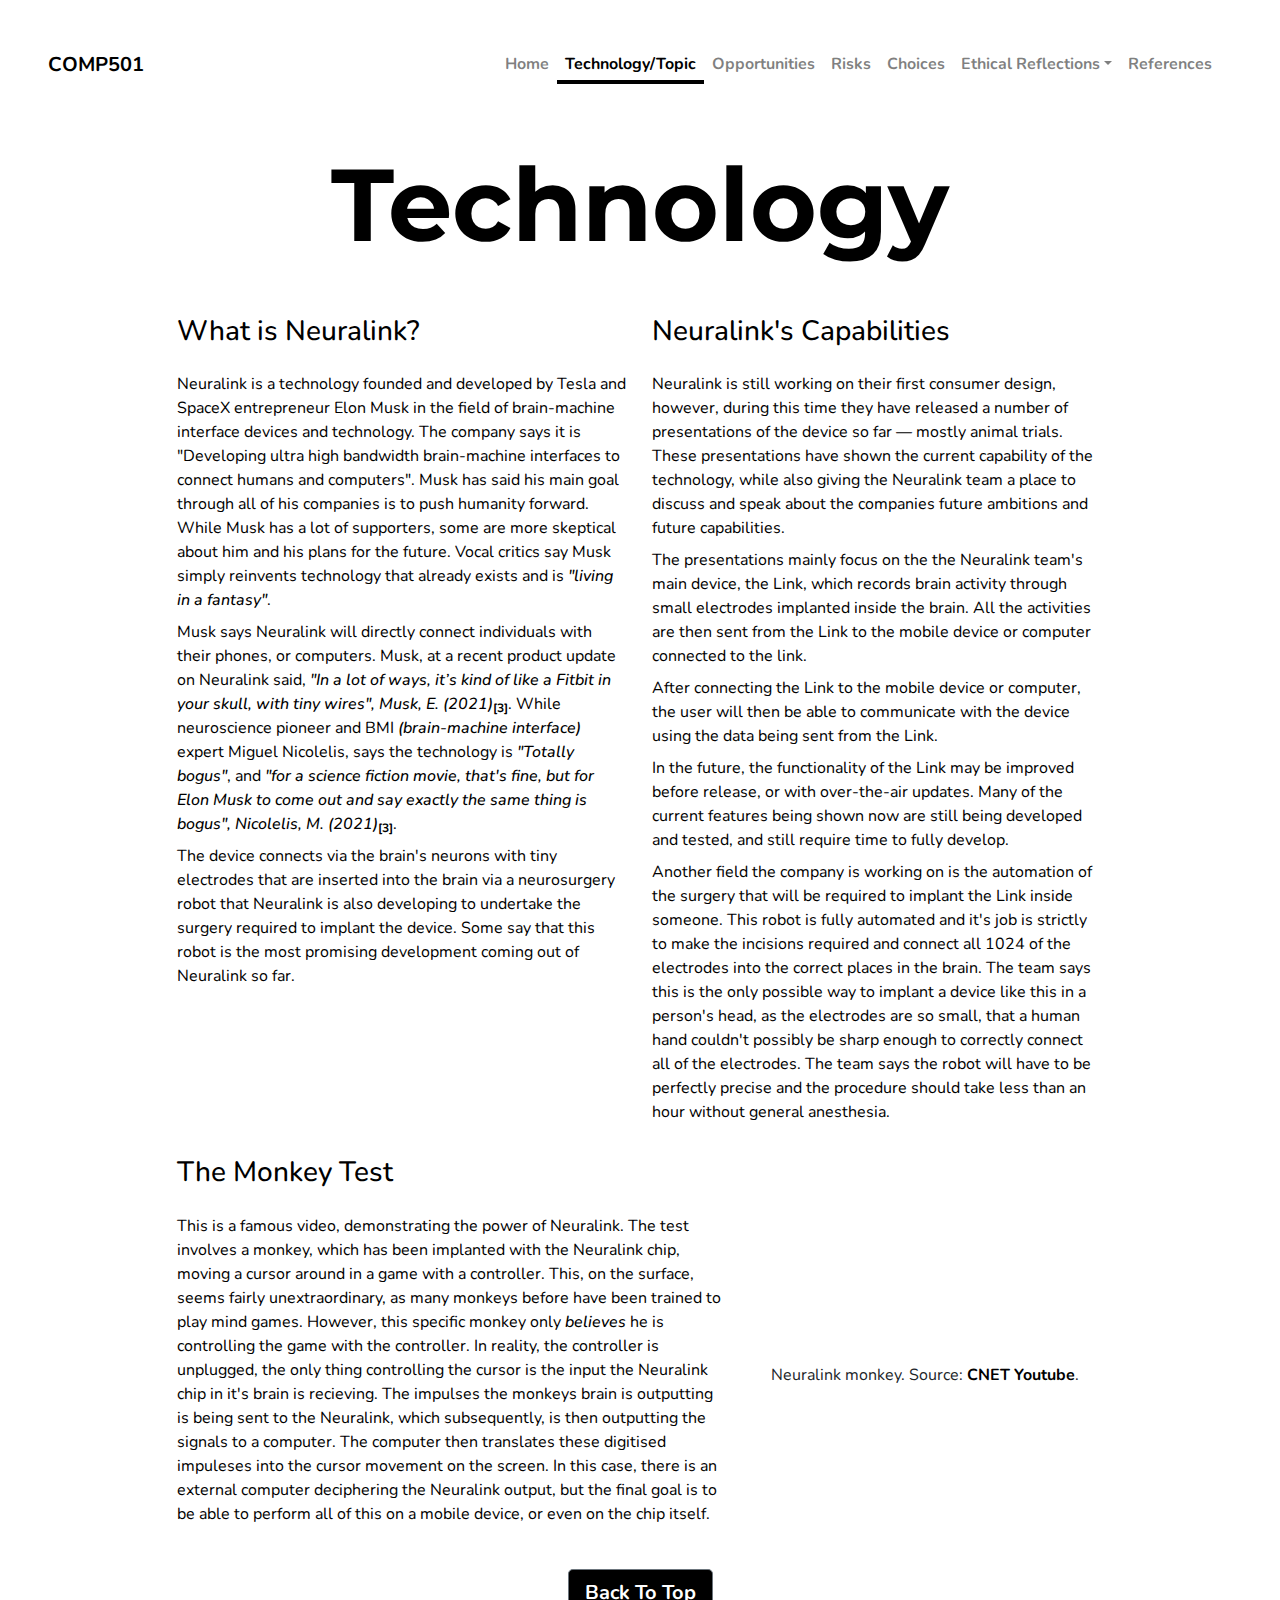
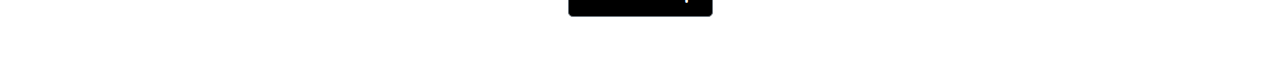
<file: technology/index.html>
<!doctype html>
<html lang="en" class="h-100">
    <head>
        <meta charset="utf-8">
        <meta name="viewport" content="width=device-width, initial-scale=1">
        <meta name="description" content="COMP501 - Assignment Three - Technology">
        <meta name="author" content="Group 1308">
        <title>Group 1308 &#124; Technology</title>
        <!-- Bootstrap core -->
        <link href="../css/bootstrap.min.css" rel="stylesheet">
		<script src="../js/bootstrap.bundle.min.js"></script>
        <!-- Custom styles -->
        <link href="../css/styles.css" rel="stylesheet">
        <!-- Fonts -->
        <link href="../fonts/fonts.css" rel="stylesheet">
		<link href="../fonts/icons/bootstrap-icons.css" rel="stylesheet">
    </head>
    <body id="technology" class="d-flex h-100 technology-page">
        <div class="d-flex w-100 h-100 p-5 mx-auto flex-column">
            <header class="mb-auto">
                <div>
                    <h3 class="float-md-start mb-0 center-align navbar-brand"><a href="../index.html">COMP501</a></h3>
                    <nav class="nav navbar-expand-lg nav-masthead justify-content-center float-md-end nav-dark">
						<div class="container-fluid">
							<button class="navbar-toggler" type="button" data-bs-toggle="collapse" data-bs-target="#navbarSupportedContent" aria-controls="navbarSupportedContent" aria-expanded="false" aria-label="Toggle navigation">
      							<i class="bi bi-list"></i>
    						</button>
    						<div class="collapse navbar-collapse" id="navbarSupportedContent">
								<ul class="navbar-nav">
									<li class="nav-item"><a class="nav-link" href="../index.html">Home</a></li>
									<li class="nav-item"><a class="nav-link active" aria-current="page" href="#">Technology/Topic</a></li>
									<li class="nav-item"><a class="nav-link" href="../opportunities/index.html">Opportunities</a></li>
									<li class="nav-item"><a class="nav-link" href="../risks/index.html">Risks</a></li>
									<li class="nav-item"><a class="nav-link" href="../choices/index.html">Choices</a></li>
									<li class="nav-item">
										<a class="nav-link dropdown-toggle" href="#" id="navbarDropdown" role="button" data-bs-toggle="dropdown" aria-expanded="false">Ethical Reflections</a>
										<ul class="dropdown-menu" aria-labelledby="navbarDropdown">
											<li><a class="dropdown-item" href="../reflections/shaylee/index.html">Shaylee</a></li>
											<li><a class="dropdown-item" href="../reflections/jiayin/index.html">Jiayin</a></li>
											<li><a class="dropdown-item" href="../reflections/jack/index.html">Jack</a></li>
										</ul>
									</li>
									<li class="nav-item"><a class="nav-link" href="../references/index.html">References</a></li>
								</ul>	
							</div>
						</div>		
                    </nav>
                </div>
            </header>
            <section class="part-section">
                <div class="container">
                    <div class="row">
						<h1 class="mb-5">Technology</h1>
                        <div class="col-xl-12">
                            <!-- Technology -->
                            <div class="row justify-content-center">
								<div class="col-sm-5">
									<h3 class="mb-4">What is Neuralink?</h3>
									<p>Neuralink is a technology founded and developed by Tesla and SpaceX entrepreneur Elon Musk in the field of brain-machine interface devices and technology. The company says it is "Developing ultra high bandwidth brain-machine interfaces to connect humans and computers". Musk has said his main goal through all of his companies is to push humanity forward. While Musk has a lot of supporters, some are more skeptical about him and his plans for the future. Vocal critics say Musk simply reinvents technology that already exists and is <i>"living in a fantasy"</i>.</p>
									<p>Musk says Neuralink will directly connect individuals with their phones, or computers. Musk, at a recent product update on Neuralink said, <i>"In a lot of ways, it’s kind of like a Fitbit in your skull, with tiny wires", Musk, E. (2021)</i><sub><b><a href="../references/index.html#ref3">[3]</a></b></sub>. While neuroscience pioneer and BMI <i>(brain-machine interface)</i> expert Miguel Nicolelis, says the technology is <i>"Totally bogus"</i>, and <i>"for a science fiction movie, that's fine, but for Elon Musk to come out and say exactly the same thing is bogus", Nicolelis, M. (2021)</i><sub><b><a href="../references/index.html#ref3">[3]</a></b></sub>.</p>
									<p>The device connects via the brain's neurons with tiny electrodes that are inserted into the brain via a neurosurgery robot that Neuralink is also developing to undertake the surgery required to implant the device. Some say that this robot is the most promising development coming out of Neuralink so far.</p>	</div>
								<div class="col-sm-5">
									<h3 class="mb-4">Neuralink's Capabilities</h3>
									<p>Neuralink is still working on their first consumer design, however, during this time they have released a number of presentations of the device so far &#8212; mostly animal trials. These presentations have shown the current capability of the technology, while also giving the Neuralink team a place to discuss and speak about the companies future ambitions and future capabilities.</p>
									<p>The presentations mainly focus on the the Neuralink team's main device, the Link, which records brain activity through small electrodes implanted inside the brain. All the activities are then sent from the Link to the mobile device or computer connected to the link.</p>
									<p>After connecting the Link to the mobile device or computer, the user will then be able to communicate with the device using the data being sent from the Link.</p>
									<p>In the future, the functionality of the Link may be improved before release, or with over-the-air updates. Many of the current features being shown now are still being developed and tested, and still require time to fully develop.</p>
									<p>Another field the company is working on is the automation of the surgery that will be required to implant the Link inside someone. This robot is fully automated and it's job is strictly to make the incisions required and connect all 1024 of the electrodes into the correct places in the brain. The team says this is the only possible way to implant a device like this in a person's head, as the electrodes are so small, that a human hand couldn't possibly be sharp enough to correctly connect all of the electrodes. The team says the robot will have to be perfectly precise and the procedure should take less than an hour without general anesthesia.</p>
								</div>
							</div>
							<br>
							<div class="row justify-content-center">
								<div class="col-sm-6">
									<h3 class="mb-4">The Monkey Test</h3>
									<p class="justify-left">
									This is a famous video, demonstrating the power of Neuralink. The test involves a monkey, which has been implanted with the Neuralink chip, moving a cursor around in a game with a controller. This, on the surface, seems fairly unextraordinary, as many monkeys before have been trained to play mind games. However, this specific monkey only <i>believes</i> he is controlling the game with the controller. In reality, the controller is unplugged, the only thing controlling the cursor is the input the Neuralink chip in it's brain is recieving. The impulses the monkeys brain is outputting is being sent to the Neuralink, which subsequently, is then outputting the signals to a computer. The computer then translates these digitised impuleses into the cursor movement on the screen. In this case, there is an external computer deciphering the Neuralink output, but the final goal is to be able to perform all of this on a mobile device, or even on the chip itself.</p>
								</div>
								<div class="col-sm-4 text-center">
									<figure>
										<iframe class="embed-responsive-item bi-text-center" style="margin-top:50px;" src="https://www.youtube.com/embed/2rXrGH52aoM" allowfullscreen></iframe>
										<figcaption class="black-link text-center">Neuralink monkey. Source: <a href="https://www.youtube.com/watch?v=2rXrGH52aoM">CNET Youtube</a>.</figcaption>
									</figure>
								</div>
							</div>	
                        </div>
                    </div>
                </div>
            </section>
            <footer class="mt-auto center-align">
                <p class="lead"><a href="#technology" class="btn btn-lg btn-secondary fw-bold bg-black text-white">Back To Top</a></p>
            </footer>
        </div>
    </body>
</html>
</file>
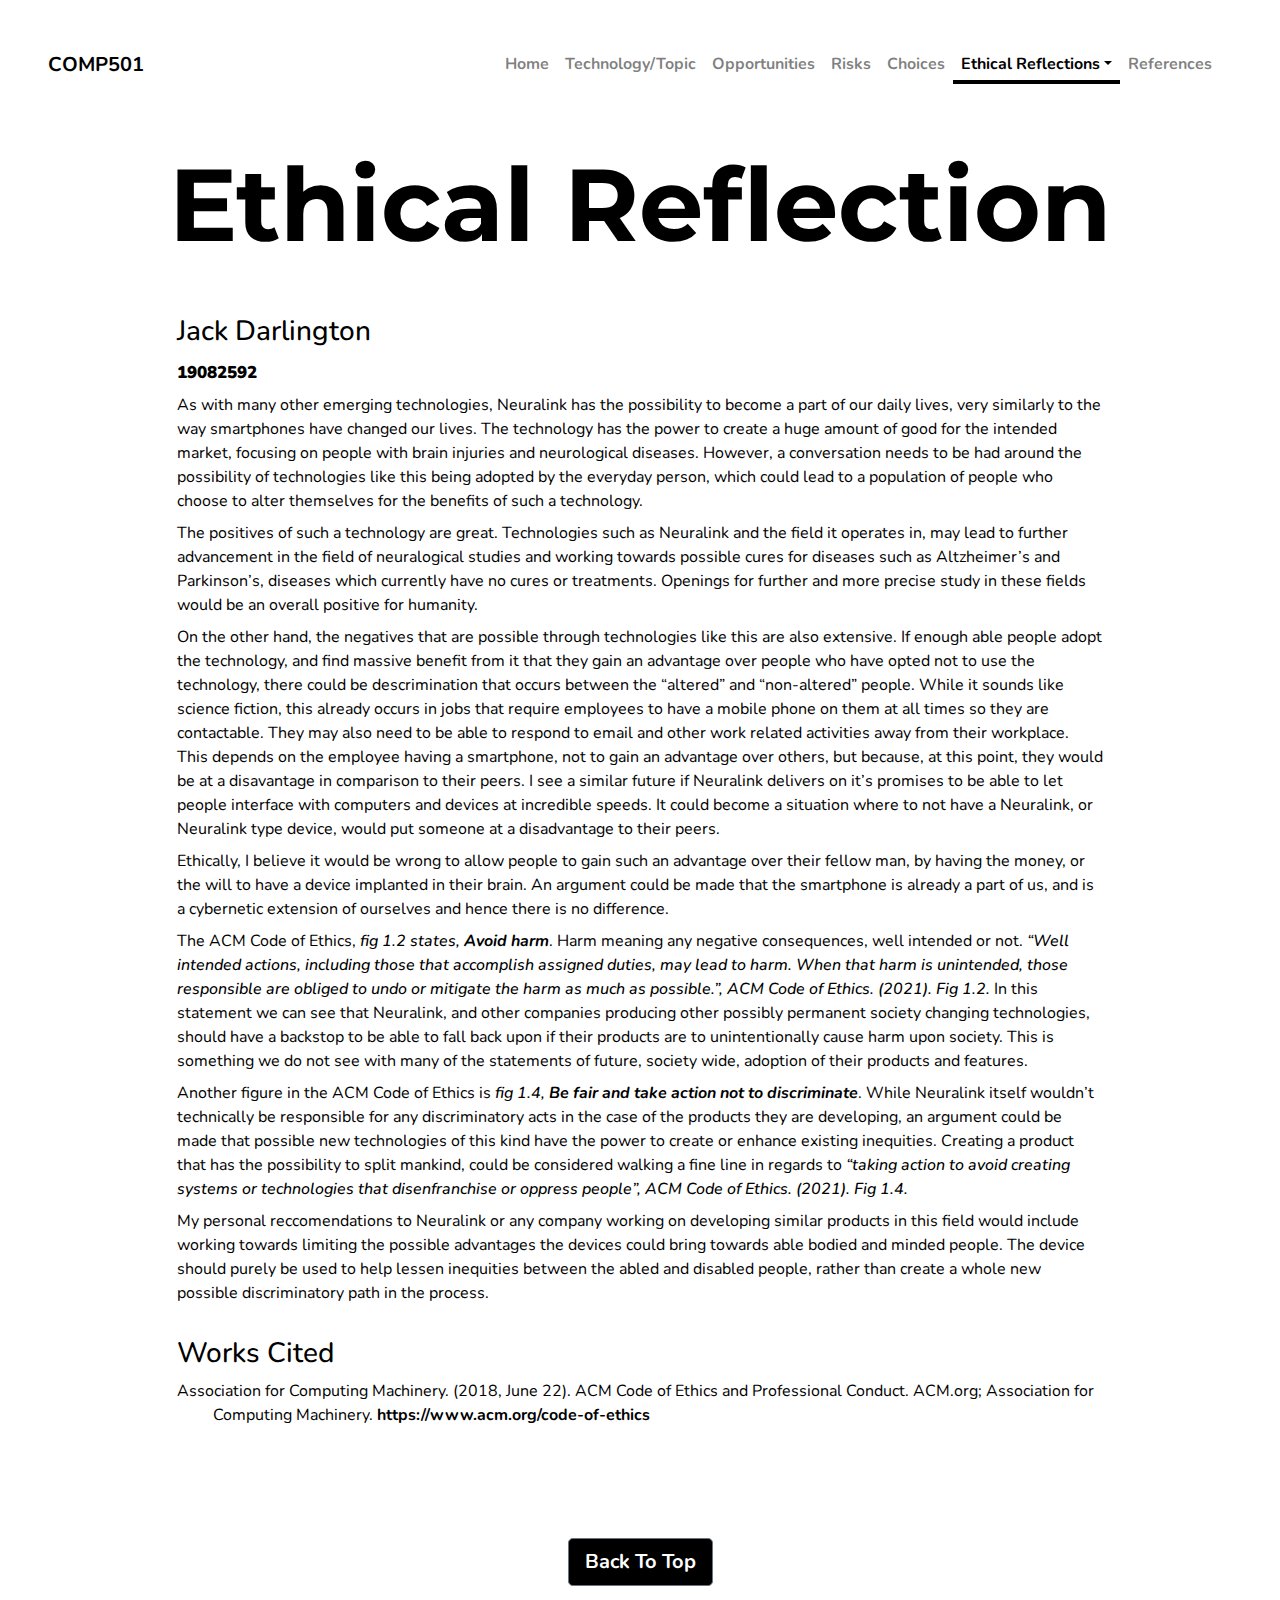
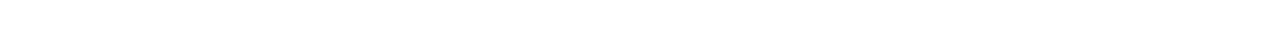
<file: reflections/jack/index.html>
<!doctype html>
<html lang="en" class="h-100">
    <head>
        <meta charset="utf-8">
        <meta name="viewport" content="width=device-width, initial-scale=1">
        <meta name="description" content="COMP501 - Assignment Three - Ethical Reflections">
        <meta name="author" content="Group 1308">
        <title>Group 1308 &#124; Ethical Reflections</title>
        <!-- Bootstrap core -->
        <link href="../../css/bootstrap.min.css" rel="stylesheet">
		<script src="../../js/bootstrap.bundle.min.js"></script>
        <!-- Custom styles -->
        <link href="../../css/styles.css" rel="stylesheet">
        <!-- Fonts -->
        <link href="../../fonts/fonts.css" rel="stylesheet">
		<link href="../../fonts/icons/bootstrap-icons.css" rel="stylesheet">
    </head>
    <body id="ja_eth" class="d-flex h-100">
        <div class="d-flex w-100 h-100 p-5 mx-auto flex-column">
            <header class="mb-auto">
                <div>
                    <h3 class="float-md-start mb-0 center-align navbar-brand"><a href="../../index.html">COMP501</a></h3>
                    <nav class="nav navbar-expand-lg nav-masthead justify-content-center float-md-end nav-dark">
						<div class="container-fluid">
							<button class="navbar-toggler" type="button" data-bs-toggle="collapse" data-bs-target="#navbarSupportedContent" aria-controls="navbarSupportedContent" aria-expanded="false" aria-label="Toggle navigation">
      							<i class="bi bi-list"></i>
    						</button>
    						<div class="collapse navbar-collapse" id="navbarSupportedContent">
								<ul class="navbar-nav">
									<li class="nav-item"><a class="nav-link" href="../../index.html">Home</a></li>
									<li class="nav-item"><a class="nav-link" href="../../technology/index.html">Technology/Topic</a></li>
									<li class="nav-item"><a class="nav-link" href="../../opportunities/index.html">Opportunities</a></li>
									<li class="nav-item"><a class="nav-link" href="../../risks/index.html">Risks</a></li>
									<li class="nav-item"><a class="nav-link" href="../../choices/index.html">Choices</a></li>
									<li class="nav-item">
										<a class="nav-link dropdown-toggle active" href="#" id="navbarDropdown" role="button" data-bs-toggle="dropdown" aria-expanded="false">Ethical Reflections</a>
										<ul class="dropdown-menu" aria-labelledby="navbarDropdown">
											<li><a class="dropdown-item" href="../shaylee/index.html">Shaylee</a></li>
											<li><a class="dropdown-item" href="../jiayin/index.html">Jiayin</a></li>
											<li><a class="dropdown-item active" aria-current="page" href="#">Jack</a></li>
										</ul>
									</li>
									<li class="nav-item"><a class="nav-link" href="../../references/index.html">References</a></li>
								</ul>	
							</div>
						</div>		
                    </nav>
                </div>
            </header>
            <section class="part-section">
                <div class="container">
                    <div class="row">
						<h1 class="mb-5">Ethical Reflection</h1>
                        <div class="col-xl-12">
                            <!-- Ethical Reflection -->
							<div class="row justify-content-center mb-5">
                           		<div class="col-sm-10">
									<h3>Jack Darlington</h3>
									<h4>19082592</h4>
									<p>As with many other emerging technologies, Neuralink has the possibility to become a part of our daily lives, very similarly to the way smartphones have changed our lives. The technology has the power to create a huge amount of good for the intended market, focusing on people with brain injuries and neurological diseases. However, a conversation needs to be had around the possibility of technologies like this being adopted by the everyday person, which could lead to a population of people who choose to alter themselves for the benefits of such a technology.</p>
									<p>The positives of such a technology are great. Technologies such as Neuralink and the field it operates in, may lead to further advancement in the field of neuralogical studies and working towards possible cures for diseases such as Altzheimer’s and Parkinson’s, diseases which currently have no cures or treatments. Openings for further and more precise study in these fields would be an overall positive for humanity.</p>
									<p>On the other hand, the negatives that are possible through technologies like this are also extensive. If enough able people adopt the technology, and find massive benefit from it that they gain an advantage over people who have opted not to use the technology, there could be descrimination that occurs between the “altered” and “non-altered” people. While it sounds like science fiction, this already occurs in jobs that require employees to have a mobile phone on them at all times so they are contactable. They may also need to be able to respond to email and other work related activities away from their workplace. This depends on the employee having a smartphone, not to gain an advantage over others, but because, at this point, they would be at a disavantage in comparison to their peers. I see a similar future if Neuralink delivers on it’s promises to be able to let people interface with computers and devices at incredible speeds. It could become a situation where to not have a Neuralink, or Neuralink type device, would put someone at a disadvantage to their peers.</p>
									<p>Ethically, I believe it would be wrong to allow people to gain such an advantage over their fellow man, by having the money, or the will to have a device implanted in their brain. An argument could be made that the smartphone is already a part of us, and is a cybernetic extension of ourselves and hence there is no difference.</p>
									<p>The ACM Code of Ethics, <i>fig 1.2 states, <b>Avoid harm</b></i>. Harm meaning any negative consequences, well intended or not. <i>“Well intended actions, including those that accomplish assigned duties, may lead to harm. When that harm is unintended, those responsible are obliged to undo or mitigate the harm as much as possible.”, ACM Code of Ethics. (2021). Fig 1.2.</i> In this statement we can see that Neuralink, and other companies producing other possibly permanent society changing technologies, should have a backstop to be able to fall back upon if their products are to unintentionally cause harm upon society. This is something we do not see with many of the statements of future, society wide, adoption of their products and features.</p>
									<p>Another figure in the ACM Code of Ethics is <i>fig 1.4, <b>Be fair and take action not to discriminate</b></i>. While Neuralink itself wouldn’t technically be responsible for any discriminatory acts in the case of the products they are developing, an argument could be made that possible new technologies of this kind have the power to create or enhance existing inequities. Creating a product that has the possibility to split mankind, could be considered walking a fine line in regards to <i>“taking action to avoid creating systems or technologies that disenfranchise or oppress people”, ACM Code of Ethics. (2021). Fig 1.4.</i></p>
									<p>My personal reccomendations to Neuralink or any company working on developing similar products in this field would include working towards limiting the possible advantages the devices could bring towards able bodied and minded people. The device should purely be used to help lessen inequities between the abled and disabled people, rather than create a whole new possible discriminatory path in the process.</p>
									<br>
									<h3>Works Cited</h3>
									<div class="apa">
										<p>Association for Computing Machinery. (2018, June 22). ACM Code of Ethics and Professional Conduct. ACM.org; Association for Computing Machinery. <a href="https://www.acm.org/code-of-ethics">https://www.acm.org/code-of-ethics</a></p>
									</div>
								</div>
							</div>
                        </div>
                    </div>
                </div>
            </section>
            <footer class="mt-auto center-align">
                <p class="lead"><a href="#ja_eth" class="btn btn-lg btn-secondary fw-bold bg-black text-white">Back To Top</a></p>
            </footer>
        </div>
    </body>
</html>
</file>
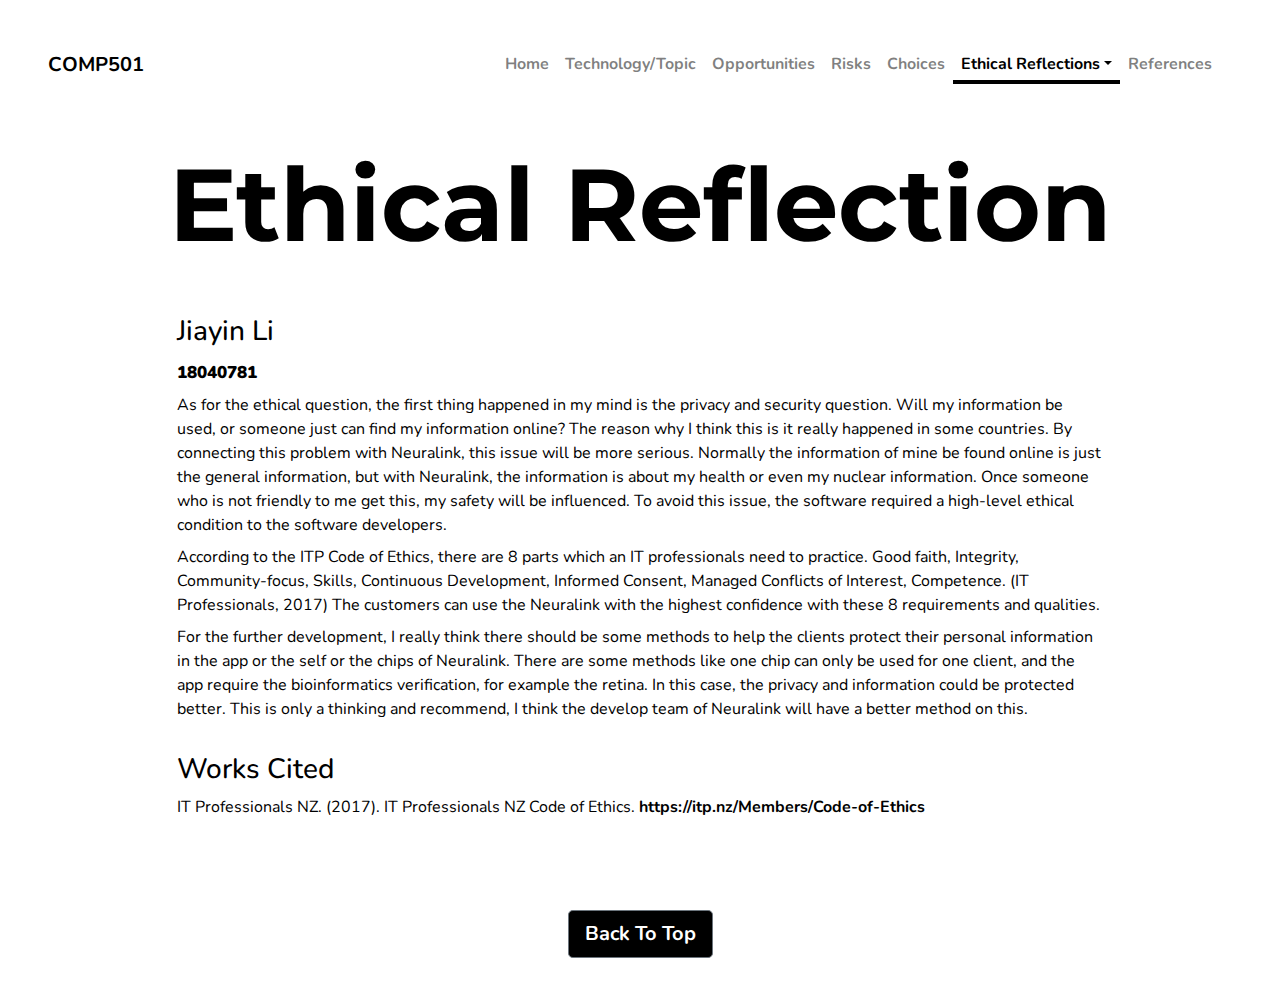
<file: reflections/jiayin/index.html>
<!doctype html>
<html lang="en" class="h-100">
    <head>
        <meta charset="utf-8">
        <meta name="viewport" content="width=device-width, initial-scale=1">
        <meta name="description" content="COMP501 - Assignment Three - Ethical Reflections">
        <meta name="author" content="Group 1308">
        <title>Group 1308 &#124; Ethical Reflections</title>
        <!-- Bootstrap core -->
        <link href="../../css/bootstrap.min.css" rel="stylesheet">
		<script src="../../js/bootstrap.bundle.min.js"></script>
        <!-- Custom styles -->
        <link href="../../css/styles.css" rel="stylesheet">
        <!-- Fonts -->
        <link href="../../fonts/fonts.css" rel="stylesheet">
		<link href="../../fonts/icons/bootstrap-icons.css" rel="stylesheet">
    </head>
    <body id="ji_eth" class="d-flex h-100">
        <div class="d-flex w-100 h-100 p-5 mx-auto flex-column">
            <header class="mb-auto">
                <div>
                    <h3 class="float-md-start mb-0 center-align navbar-brand"><a href="../../index.html">COMP501</a></h3>
                    <nav class="nav navbar-expand-lg nav-masthead justify-content-center float-md-end nav-dark">
						<div class="container-fluid">
							<button class="navbar-toggler" type="button" data-bs-toggle="collapse" data-bs-target="#navbarSupportedContent" aria-controls="navbarSupportedContent" aria-expanded="false" aria-label="Toggle navigation">
      							<i class="bi bi-list"></i>
    						</button>
    						<div class="collapse navbar-collapse" id="navbarSupportedContent">
								<ul class="navbar-nav">
									<li class="nav-item"><a class="nav-link" href="../../index.html">Home</a></li>
									<li class="nav-item"><a class="nav-link" href="../../technology/index.html">Technology/Topic</a></li>
									<li class="nav-item"><a class="nav-link" href="../../opportunities/index.html">Opportunities</a></li>
									<li class="nav-item"><a class="nav-link" href="../../risks/index.html">Risks</a></li>
									<li class="nav-item"><a class="nav-link" href="../../choices/index.html">Choices</a></li>
									<li class="nav-item">
										<a class="nav-link dropdown-toggle active" href="#" id="navbarDropdown" role="button" data-bs-toggle="dropdown" aria-expanded="false">Ethical Reflections</a>
										<ul class="dropdown-menu" aria-labelledby="navbarDropdown">
											<li><a class="dropdown-item" href="../shaylee/index.html">Shaylee</a></li>
											<li><a class="dropdown-item active" aria-current="page" href="#">Jiayin</a></li>
											<li><a class="dropdown-item" href="../jack/index.html">Jack</a></li>
										</ul>
									</li>
									<li class="nav-item"><a class="nav-link" href="../../references/index.html">References</a></li>
								</ul>	
							</div>
						</div>		
                    </nav>
                </div>
            </header>
            <section class="part-section">
                <div class="container">
                    <div class="row">
						<h1 class="mb-5">Ethical Reflection</h1>
                        <div class="col-xl-12">
                            <!-- Technology -->
                            <div class="row justify-content-center mb-5">
								<div class="col-sm-10">
									<h3>Jiayin Li</h3>
									<h4>18040781</h4>
									<p>As for the ethical question, the first thing happened in my mind is the privacy and security question. Will my information be used, or someone just can find my information online? The reason why I think this is it really happened in some countries. By connecting this problem with Neuralink, this issue will be more serious. Normally the information of mine be found online is just the general information, but with Neuralink, the information is about my health or even my nuclear information. Once someone who is not friendly to me get this, my safety will be influenced. To avoid this issue, the software required a high-level ethical condition to the software developers.</p>
									<p>According to the ITP Code of Ethics, there are 8 parts which an IT professionals need to practice. Good faith, Integrity, Community-focus, Skills, Continuous Development, Informed Consent, Managed Conflicts of Interest, Competence. (IT Professionals, 2017) The customers can use the Neuralink with the highest confidence with these 8 requirements and qualities.</p>
									<p>For the further development, I really think there should be some methods to help the clients protect their personal information in the app or the self or the chips of Neuralink. There are some methods like one chip can only be used for one client, and the app require the bioinformatics verification, for example the retina. In this case, the privacy and information could be protected better. This is only a thinking and recommend, I think the develop team of Neuralink will have a better method on this.</p>
									<br>
									<h3>Works Cited</h3>
									<div class="apa7">
										<p>IT Professionals NZ. (2017). IT Professionals NZ Code of Ethics. <a href="https://itp.nz/Members/Code-of-Ethics">https://itp.nz/Members/Code-of-Ethics</a></p>
									</div>
								</div>
							</div>
                        </div>
                    </div>
                </div>
            </section>
            <footer class="mt-auto center-align">
                <p class="lead"><a href="#ji_eth" class="btn btn-lg btn-secondary fw-bold bg-black text-white">Back To Top</a></p>
            </footer>
        </div>
    </body>
</html>
</file>
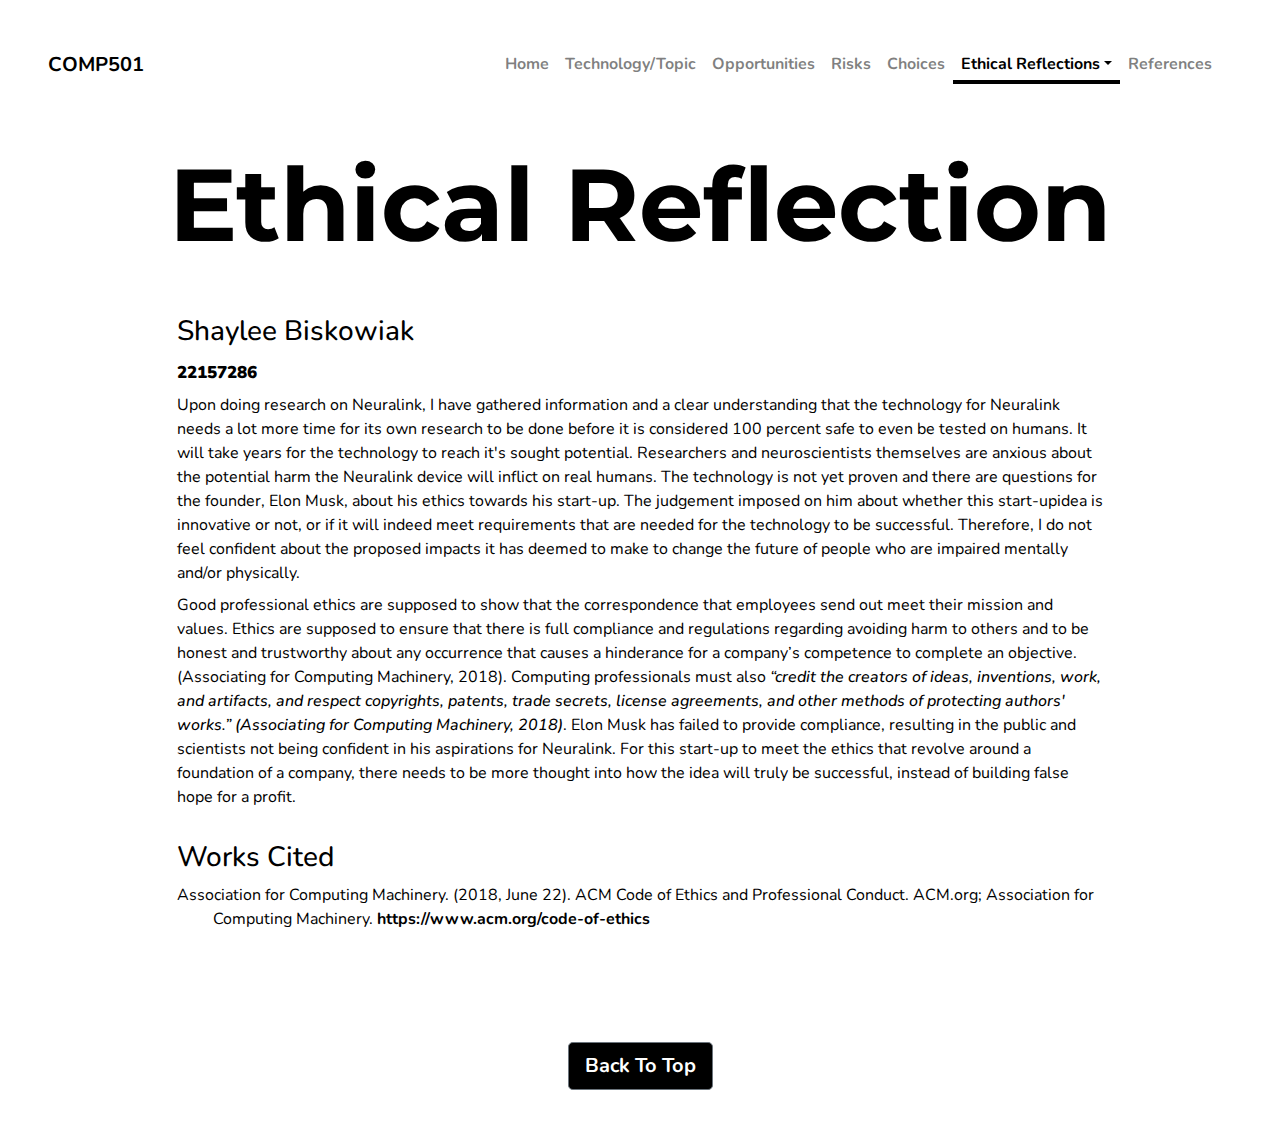
<file: reflections/shaylee/index.html>
<!doctype html>
<html lang="en" class="h-100">
    <head>
        <meta charset="utf-8">
        <meta name="viewport" content="width=device-width, initial-scale=1">
        <meta name="description" content="COMP501 - Assignment 3 - Ethical Reflections">
        <meta name="author" content="Group 1308">
        <title>Group 1308 &#124; Ethical Reflections</title>
        <!-- Bootstrap core -->
        <link href="../../css/bootstrap.min.css" rel="stylesheet">
		<script src="../../js/bootstrap.bundle.min.js"></script>
        <!-- Custom styles -->
        <link href="../../css/styles.css" rel="stylesheet">
        <!-- Fonts -->
        <link href="../../fonts/fonts.css" rel="stylesheet">
		<link href="../../fonts/icons/bootstrap-icons.css" rel="stylesheet">
    </head>
    <body id="s_eth" class="d-flex h-100">
        <div class="d-flex w-100 h-100 p-5 mx-auto flex-column">
            <header class="mb-auto">
                <div>
                    <h3 class="float-md-start mb-0 center-align navbar-brand"><a href="../../index.html">COMP501</a></h3>
                    <nav class="nav navbar-expand-lg nav-masthead justify-content-center float-md-end nav-dark">
						<div class="container-fluid">
							<button class="navbar-toggler" type="button" data-bs-toggle="collapse" data-bs-target="#navbarSupportedContent" aria-controls="navbarSupportedContent" aria-expanded="false" aria-label="Toggle navigation">
      							<i class="bi bi-list"></i>
    						</button>
    						<div class="collapse navbar-collapse" id="navbarSupportedContent">
								<ul class="navbar-nav">
									<li class="nav-item"><a class="nav-link" href="../../index.html">Home</a></li>
									<li class="nav-item"><a class="nav-link" href="../../technology/index.html">Technology/Topic</a></li>
									<li class="nav-item"><a class="nav-link" href="../../opportunities/index.html">Opportunities</a></li>
									<li class="nav-item"><a class="nav-link" href="../../risks/index.html">Risks</a></li>
									<li class="nav-item"><a class="nav-link" href="../../choices/index.html">Choices</a></li>
									<li class="nav-item">
										<a class="nav-link dropdown-toggle active" href="#" id="navbarDropdown" role="button" data-bs-toggle="dropdown" aria-expanded="false">Ethical Reflections</a>
										<ul class="dropdown-menu" aria-labelledby="navbarDropdown">
											<li><a class="dropdown-item active" aria-current="page" href="#">Shaylee</a></li>
											<li><a class="dropdown-item" href="../jiayin/index.html">Jiayin</a></li>
											<li><a class="dropdown-item" href="../jack/index.html">Jack</a></li>
										</ul>
									</li>
									<li class="nav-item"><a class="nav-link" href="../../references/index.html">References</a></li>
								</ul>	
							</div>
						</div>		
                    </nav>
                </div>
            </header>
            <section class="part-section">
                <div class="container">
                    <div class="row">
						<h1 class="mb-5">Ethical Reflection</h1>
                        <div class="col-xl-12">
                            <!-- Technology -->
                            <div class="row justify-content-center mb-5">
								<div class="col-sm-10">
									<h3>Shaylee Biskowiak</h3>
									<h4>22157286</h4>
									<p>Upon doing research on Neuralink, I have gathered information and a clear understanding that the technology for Neuralink needs a lot more time for its own research to be done before it is considered 100 percent safe to even be tested on humans. It will take years for the technology to reach it's sought potential. Researchers and neuroscientists themselves are anxious about the potential  harm  the Neuralink device will inflict on real humans. The technology is not yet proven and there are questions for the founder, Elon Musk, about his ethics towards his start-up. The judgement imposed on him about whether this start-upidea is innovative or not, or if it will indeed meet requirements that are needed for the technology to be successful. Therefore, I do not feel confident about the proposed impacts it has deemed to make to change the future of people who are impaired mentally and/or physically.</p>
									<p>Good professional ethics are supposed to show that the correspondence that employees send out meet their mission and values. Ethics are supposed to ensure that there is full compliance and regulations regarding avoiding harm to others and to be honest and trustworthy about any occurrence that causes a hinderance for a company’s competence to complete an objective. (Associating for Computing Machinery, 2018). Computing professionals must also <i>“credit the creators of ideas, inventions, work, and artifacts, and respect copyrights, patents, trade secrets, license agreements, and other methods of protecting authors' works.” (Associating for Computing Machinery, 2018)</i>. Elon Musk has failed to provide compliance, resulting in the public and scientists not being confident in his aspirations for Neuralink. For this start-up to meet the ethics that revolve around a foundation of a company, there needs to be more thought into how the idea will truly be successful, instead of building false hope for a profit.</p>
									<br>
									<h3>Works Cited</h3>
									<div class="apa">
										<p>Association for Computing Machinery. (2018, June 22). ACM Code of Ethics and Professional Conduct. ACM.org; Association for Computing Machinery. <a href="https://www.acm.org/code-of-ethics">https://www.acm.org/code-of-ethics</a></p>
									</div>
								</div>
							</div>
                        </div>
                    </div>
                </div>
            </section>
            <footer class="mt-auto center-align">
                <p class="lead"><a href="#s_eth" class="btn btn-lg btn-secondary fw-bold bg-black text-white">Back To Top</a></p>
            </footer>
        </div>
    </body>
</html>
</file>
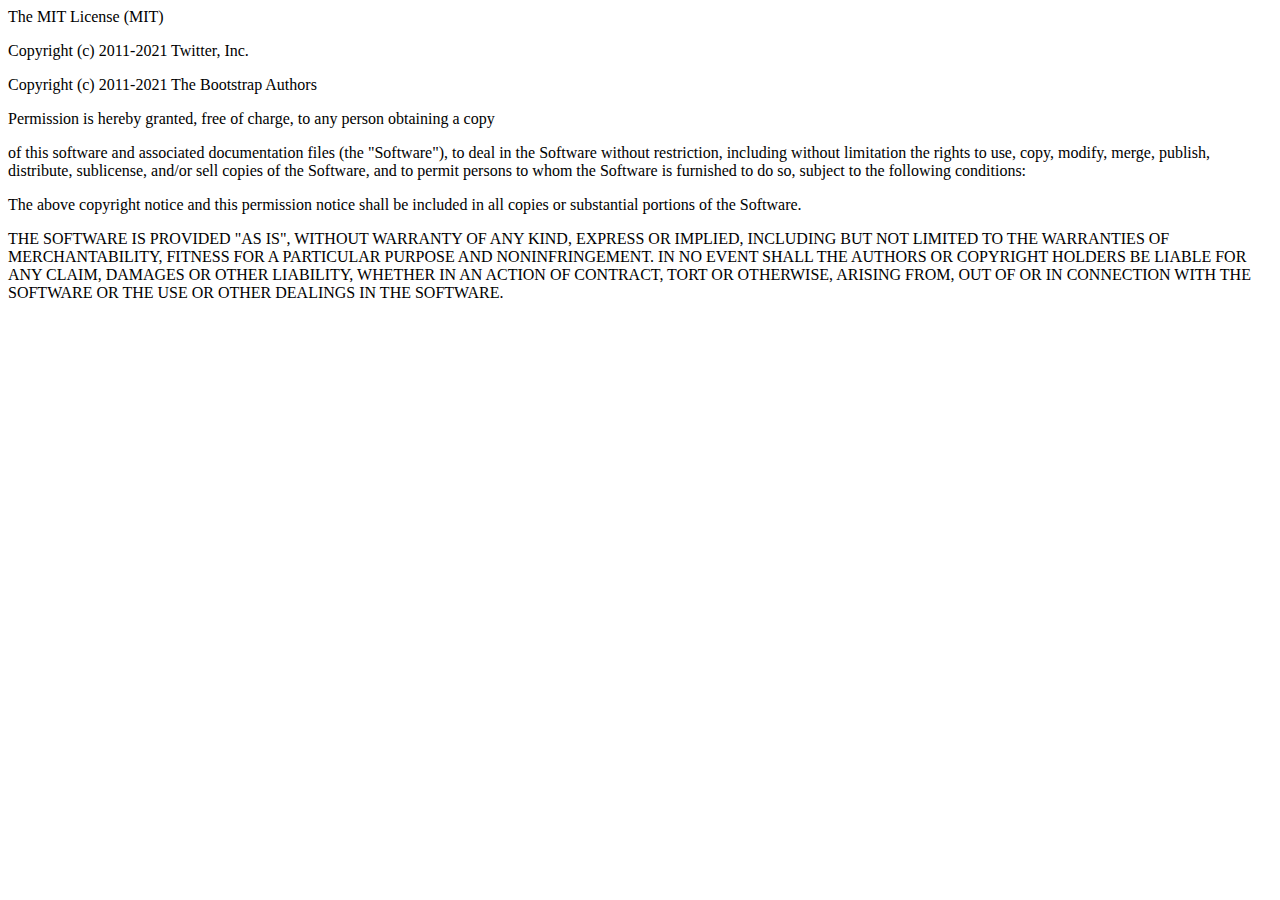
<file: licenses/bootstrap.html>
<html>
    <p>The MIT License (MIT)</p>

    <p>Copyright (c) 2011-2021 Twitter, Inc.</p>
    <p>Copyright (c) 2011-2021 The Bootstrap Authors</p>

    <p>Permission is hereby granted, free of charge, to any person obtaining a copy</p>
of this software and associated documentation files (the "Software"), to deal
in the Software without restriction, including without limitation the rights
to use, copy, modify, merge, publish, distribute, sublicense, and/or sell
copies of the Software, and to permit persons to whom the Software is
furnished to do so, subject to the following conditions:</p>
<p>The above copyright notice and this permission notice shall be included in
all copies or substantial portions of the Software.</p>
    <p>THE SOFTWARE IS PROVIDED "AS IS", WITHOUT WARRANTY OF ANY KIND, EXPRESS OR
IMPLIED, INCLUDING BUT NOT LIMITED TO THE WARRANTIES OF MERCHANTABILITY,
FITNESS FOR A PARTICULAR PURPOSE AND NONINFRINGEMENT. IN NO EVENT SHALL THE
AUTHORS OR COPYRIGHT HOLDERS BE LIABLE FOR ANY CLAIM, DAMAGES OR OTHER
LIABILITY, WHETHER IN AN ACTION OF CONTRACT, TORT OR OTHERWISE, ARISING FROM,
OUT OF OR IN CONNECTION WITH THE SOFTWARE OR THE USE OR OTHER DEALINGS IN
THE SOFTWARE.</p>
</html>
</file>
<file: css/styles.css>
/*
 * Globals
 */

@import url("../fonts/fonts.css");

/*
 * Body
 */

html {
    min-height: 100%;
}

body {
    font-family: 'Nunito', sans-serif !important;
	background-size: cover;
    background-attachment: fixed;
    background-position: center;
}

.front-page {
    /* text-shadow: 0 .05rem 0.05rem rgba(0, 0, 0, .9);
    box-shadow: inset 1 5rem 10rem rgba(0, 0, 0, .5);
    background-image: url(../img/bg_background.jpg); */
    background-size: cover;
    
}

.sections {
    height: 100%;
    margin: 0;
    background: linear-gradient(to bottom, rgba(0, 0, 0, 0.9) 0%, rgba(0, 0, 0, 0.6) 65%, rgba(0, 0, 0, 0.5) 100%);
    background-color: #cccccc;
    background-attachment: fixed;
    background-size: cover;
}
/*
.technology-page {
	background-image: url("../img/bg2.jpg");
}

.risks-page {
	background-image: url("../img/bg4.jpg");
}
*/
h1, h2, h3, h4, p, a, li, ul {
	color: black;
}

h6, .h6, h5, .h5, h4, .h4, h3, .h3, h2, .h2, h1, .h1 {
    margin-top: 0;
    margin-bottom: 0.5rem;
    line-height: 1.2;
}

h1 {
    font-family: 'Montserrat', sans-serif !important;
    font-weight: 700;
    font-size: clamp(35px, 8vw, 120px);
    margin-bottom: 0px;
	margin-top: 20px;
	text-align: center;
}

h2 {
    font-family: 'Montserrat', sans-serif !important;
    font-weight: 600;
    font-size: clamp(20px, 8vw, 80px);
    margin-bottom: 0px;
	text-align: center;
}

h3 {
    font-weight: 500;
}

h4 {
	font-weight: 1000;
	font-variant-caps: all-petite-caps;
	text-transform: capitalize;
}

p {
    margin-top: 0px;
    margin-bottom: 0.5rem;
	text-align: left;
}

a {
    text-decoration: none;
    font-weight: 700;
}

a:hover {
    color: lightgray;
}

div.apa {
	text-indent: -36px;
	padding-left: 36px;
}

.apa p {
	padding-bottom: 20px;
}

.black-link a {
	color: black !important;
}

.black-link a:hover {
	color: gray !important;
}

li {
    text-align: left;
    margin-bottom: 10px;
}

hr {
    margin: 1rem 0;
    color: inherit;
    background-color: currentColor;
    border: 2px;
    opacity: 0.5;
    margin-bottom: 75px;
}

.part2-img img {
	margin-top: 30px;
	margin-bottom: 30px;
}

.part-section {
	padding-top: 50px;
}

.navbar-brand {
	font-weight: 800;
}

.text-center {
    text-align: center !important;
}

.justify-left {
	text-align: left;
}

.ul-wrapper {
	text-align: justify;
	margin-left: auto;
	margin-right: auto;
	margin: 0px auto;
	margin-bottom: 50px;
}

.table, th, td {
    border: 1px  solid;
    border-color: black;
    border-collapse: collapse;
    color: black;
    margin-bottom: 1rem;
    border-spacing: 2px;
    padding: 8px;
}

.question {
	margin-top: 25px;
	margin-bottom: 20px;
}

.answer {
    list-style-position: inside;
    list-style-type: none;
}

.ul-wrapper img {
	justify-content: center;
	display: block;
    margin: auto auto;
}

.image {
    border-radius: 12px;
}

.table-math {
    border: 0.1px  none;
    border-collapse: collapse;
	margin: 0px;
}

.table-math td {
    border: 0.1px  none;
    border-collapse: collapse;
	margin: 0px;
}

.table-math th {
    border: 0.1px  none;
    border-collapse: collapse;
	margin: 0px;
}

.ul-wrapper li {
	padding: 0px 0px 10px 0px;
	margin-bottom: 0px;
}

.cover-container {
    max-width: 42em;
}

.center-align {
    position: relative;
    margin-left: auto;
    margin-right: auto;
}

.graphplayer {
	
}

footer {
    padding: 35px;
}

/*
 * Buttons
 */

.btn-secondary,
.btn-secondary:hover,
.btn-secondary:focus {
    color: #333;
    text-shadow: none;
}

/*
 * Lightbox
 */

.image-grid figure {
    margin-bottom: 0;
}

.image-grid img {
    box-shadow: 1 0rem 0rem rgba(0, 0, 0, 0.15);
    padding: 5px;
    transition: box-shadow 0.2s;
	border-radius: 12px;
}

.image-grid a:hover img {
    box-shadow: 1 0rem 0rem rgba(0, 0, 0, 0.8);
    padding: 0px;
	border-radius: 7px;
}

.lightbox-modal .modal-content {
    background: var(--lightbox);
}

.lightbox-modal .btn-close {
    position: absolute;
    top: 20px;
    right: 18px;
    font-size: 1.2rem;
    z-index: 10;
}

.lightbox-modal .modal-body {
    display: flex;
    align-items: center;
    padding: 0;
    text-align: center;
}

.lightbox-modal img {
    width: auto;
    max-height: 100vh;
    max-width: 100%;
}

.lightbox-modal .carousel-caption {
		margin-bottom: 0px;
		display: block;
		padding-left: 80px;
		padding-right: 80px;
	padding-bottom: 1px;
	padding-top: 10px;
		text-align: center;
		text-shadow: 0px 0px 8px #000;
		background: rgba(0, 0, 0, 0.60);
}

@media (max-width: 800px) {
	.lightbox-modal .carousel-caption {
		max-width: 800px;
		margin-bottom: -20px;
		margin-left: -120px;
		margin-right: -120px;
		font-size: 13px;
	}
}

@media (min-width: 800px) {
	.lightbox-modal .carousel-caption {
		width: 800px;
		position: relative !important;
		margin-left: auto;
		margin-right: auto;
		margin-top: -152px;
		left: 0px;
		top: 0px;
	}
}
@media (min-width: 1150px) {
	.lightbox-modal .carousel-caption {
		max-width: 800px;
		margin-left: auto;
		margin-right: auto;
	}
}

.lightbox-modal .carousel-control-prev,
.lightbox-modal .carousel-control-next {
  top: 50%;
  bottom: auto;
  transform: translateY(-50%);
  width: auto;
}

.lightbox-modal .carousel-control-prev {
  left: 10px;
}

.lightbox-modal .carousel-control-next {
  right: 10px;
}

/*
 * Header
 */

.nav-masthead .nav-link {
    padding: .25rem 0;
    font-weight: 700;
    color: rgba(255, 255, 255, .5);
    background-color: transparent;
    border-bottom: .25rem solid transparent;
}

#corric {
	text-decoration-color: black;
}

.nav-masthead .nav-link:hover,
.nav-masthead .nav-link:focus {
    border-bottom-color: rgba(255, 255, 255, .25);
}

.nav-masthead .nav-link + .nav-link {
    margin-left: 1rem;
}

.nav-masthead .active {
    color: #fff;
    border-bottom-color: #fff;
}

.nav-dark .nav-link {
    padding: .25rem 0;
    font-weight: 700;
    color: rgba(0, 0, 0, .5);
    background-color: transparent;
    border-bottom: .25rem solid transparent;
}

.dropdown-menu .active {
	background-color: lightgray;
}

.nav-dark .nav-link:hover,
.nav-dark .nav-link:focus {
    border-bottom-color: rgba(0, 0, 0, .25);
}

.nav-dark .active {
    color: #000;
    border-bottom-color: #000;
}
</file>
<file: fonts/fonts.css>
@font-face {
    font-family: 'Nunito';
    src: url('Nunito-Black.woff2') format('woff2'),
        url('Nunito-Black.woff') format('woff');
    font-weight: 900;
    font-style: normal;
    font-display: swap;
}

@font-face {
    font-family: 'Nunito';
    src: url('Nunito-BlackItalic.woff2') format('woff2'),
        url('Nunito-BlackItalic.woff') format('woff');
    font-weight: 900;
    font-style: italic;
    font-display: swap;
}

@font-face {
    font-family: 'Nunito';
    src: url('Nunito-Bold.woff2') format('woff2'),
        url('Nunito-Bold.woff') format('woff');
    font-weight: 700;
    font-style: normal;
    font-display: swap;
}

@font-face {
    font-family: 'Nunito';
    src: url('Nunito-BoldItalic.woff2') format('woff2'),
        url('Nunito-BoldItalic.woff') format('woff');
    font-weight: 700;
    font-style: italic;
    font-display: swap;
}

@font-face {
    font-family: 'Nunito';
    src: url('Nunito-ExtraBold.woff2') format('woff2'),
        url('Nunito-ExtraBold.woff') format('woff');
    font-weight: 800;
    font-style: normal;
    font-display: swap;
}

@font-face {
    font-family: 'Nunito';
    src: url('Nunito-ExtraBoldItalic.woff2') format('woff2'),
        url('Nunito-ExtraBoldItalic.woff') format('woff');
    font-weight: 800;
    font-style: italic;
    font-display: swap;
}

@font-face {
    font-family: 'Nunito';
    src: url('Nunito-ExtraLight.woff2') format('woff2'),
        url('Nunito-ExtraLight.woff') format('woff');
    font-weight: 200;
    font-style: normal;
    font-display: swap;
}

@font-face {
    font-family: 'Nunito';
    src: url('Nunito-ExtraLightItalic.woff2') format('woff2'),
        url('Nunito-ExtraLightItalic.woff') format('woff');
    font-weight: 200;
    font-style: italic;
    font-display: swap;
}

@font-face {
    font-family: 'Nunito';
    src: url('Nunito-Italic.woff2') format('woff2'),
        url('Nunito-Italic.woff') format('woff');
    font-weight: 400;
    font-style: normal;
    font-display: swap;
}

@font-face {
    font-family: 'Nunito';
    src: url('Nunito-Light.woff2') format('woff2'),
        url('Nunito-Light.woff') format('woff');
    font-weight: 300;
    font-style: normal;
    font-display: swap;
}

@font-face {
    font-family: 'Nunito';
    src: url('Nunito-LightItalic.woff2') format('woff2'),
        url('Nunito-LightItalic.woff') format('woff');
    font-weight: 300;
    font-style: italic;
    font-display: swap;
}

@font-face {
    font-family: 'Nunito';
    src: url('Nunito-Medium.woff2') format('woff2'),
        url('Nunito-Medium.woff') format('woff');
    font-weight: 500;
    font-style: normal;
    font-display: swap;
}

@font-face {
    font-family: 'Nunito';
    src: url('Nunito-MediumItalic.woff2') format('woff2'),
        url('Nunito-MediumItalic.woff') format('woff');
    font-weight: 500;
    font-style: italic;
    font-display: swap;
}

@font-face {
    font-family: 'Nunito';
    src: url('Nunito-Regular.woff2') format('woff2'),
        url('Nunito-Regular.woff') format('woff');
    font-weight: 400;
    font-style: normal;
    font-display: swap;
}

@font-face {
    font-family: 'Nunito';
    src: url('Nunito-SemiBold.woff2') format('woff2'),
        url('Nunito-SemiBold.woff') format('woff');
    font-weight: 600;
    font-style: normal;
    font-display: swap;
}

@font-face {
    font-family: 'Nunito';
    src: url('Nunito-SemiBoldItalic.woff2') format('woff2'),
        url('Nunito-SemiBoldItalic.woff') format('woff');
    font-weight: 600;
    font-style: italic;
    font-display: swap;
}

@font-face {
    font-family: 'Montserrat';
    src: url('Montserrat-Black.woff2') format('woff2'),
        url('Montserrat-Black.woff') format('woff');
    font-weight: 900;
    font-style: normal;
    font-display: swap;
}

@font-face {
    font-family: 'Montserrat';
    src: url('Montserrat-BlackItalic.woff2') format('woff2'),
        url('Montserrat-BlackItalic.woff') format('woff');
    font-weight: 900;
    font-style: italic;
    font-display: swap;
}

@font-face {
    font-family: 'Montserrat';
    src: url('Montserrat-Bold.woff2') format('woff2'),
        url('Montserrat-Bold.woff') format('woff');
    font-weight: 700;
    font-style: normal;
    font-display: swap;
}

@font-face {
    font-family: 'Montserrat';
    src: url('Montserrat-BoldItalic.woff2') format('woff2'),
        url('Montserrat-BoldItalic.woff') format('woff');
    font-weight: 700;
    font-style: italic;
    font-display: swap;
}

@font-face {
    font-family: 'Montserrat';
    src: url('Montserrat-ExtraBold.woff2') format('woff2'),
        url('Montserrat-ExtraBold.woff') format('woff');
    font-weight: 800;
    font-style: normal;
    font-display: swap;
}

@font-face {
    font-family: 'Montserratc';
    src: url('Montserrat-ExtraBoldItalic.woff2') format('woff2'),
        url('Montserrat-ExtraBoldItalic.woff') format('woff');
    font-weight: 800;
    font-style: italic;
    font-display: swap;
}

@font-face {
    font-family: 'Montserrat';
    src: url('Montserrat-ExtraLight.woff2') format('woff2'),
        url('Montserrat-ExtraLight.woff') format('woff');
    font-weight: 200;
    font-style: normal;
    font-display: swap;
}

@font-face {
    font-family: 'Montserrat';
    src: url('Montserrat-ExtraLightItalic.woff2') format('woff2'),
        url('Montserrat-ExtraLightItalic.woff') format('woff');
    font-weight: 200;
    font-style: italic;
    font-display: swap;
}

@font-face {
    font-family: 'Montserrat';
    src: url('Montserrat-Italic.woff2') format('woff2'),
        url('Montserrat-Italic.woff') format('woff');
    font-weight: 400;
    font-style: italic;
    font-display: swap;
}

@font-face {
    font-family: 'Montserrat';
    src: url('Montserrat-Light.woff2') format('woff2'),
        url('Montserrat-Light.woff') format('woff');
    font-weight: 300;
    font-style: normal;
    font-display: swap;
}

@font-face {
    font-family: 'Montserrat';
    src: url('Montserrat-LightItalic.woff2') format('woff2'),
        url('Montserrat-LightItalic.woff') format('woff');
    font-weight: 300;
    font-style: italic;
    font-display: swap;
}

@font-face {
    font-family: 'Montserrat';
    src: url('Montserrat-Medium.woff2') format('woff2'),
        url('Montserrat-Medium.woff') format('woff');
    font-weight: 500;
    font-style: normal;
    font-display: swap;
}

@font-face {
    font-family: 'Montserrat';
    src: url('Montserrat-MediumItalic.woff2') format('woff2'),
        url('Montserrat-MediumItalic.woff') format('woff');
    font-weight: 500;
    font-style: italic;
    font-display: swap;
}

@font-face {
    font-family: 'Montserrat';
    src: url('Montserrat-Regular.woff2') format('woff2'),
        url('Montserrat-Regular.woff') format('woff');
    font-weight: 400;
    font-style: normal;
    font-display: swap;
}
@font-face {
    font-family: 'Montserrat';
    src: url('Montserrat-SemiBold.woff2') format('woff2'),
        url('Montserrat-SemiBold.woff') format('woff');
    font-weight: 600;
    font-style: normal;
    font-display: swap;
}

@font-face {
    font-family: 'Montserrat';
    src: url('Montserrat-Thin.woff2') format('woff2'),
        url('Montserrat-Thin.woff') format('woff');
    font-weight: 100;
    font-style: normal;
    font-display: swap;
}

@font-face {
    font-family: 'Montserrat';
    src: url('Montserrat-SemiBoldItalic.woff2') format('woff2'),
        url('Montserrat-SemiBoldItalic.woff') format('woff');
    font-weight: 600;
    font-style: italic;
    font-display: swap;
}

@font-face {
    font-family: 'Montserrat';
    src: url('Montserrat-ThinItalic.woff2') format('woff2'),
        url('Montserrat-ThinItalic.woff') format('woff');
    font-weight: 100;
    font-style: italic;
    font-display: swap;
}
</file>
